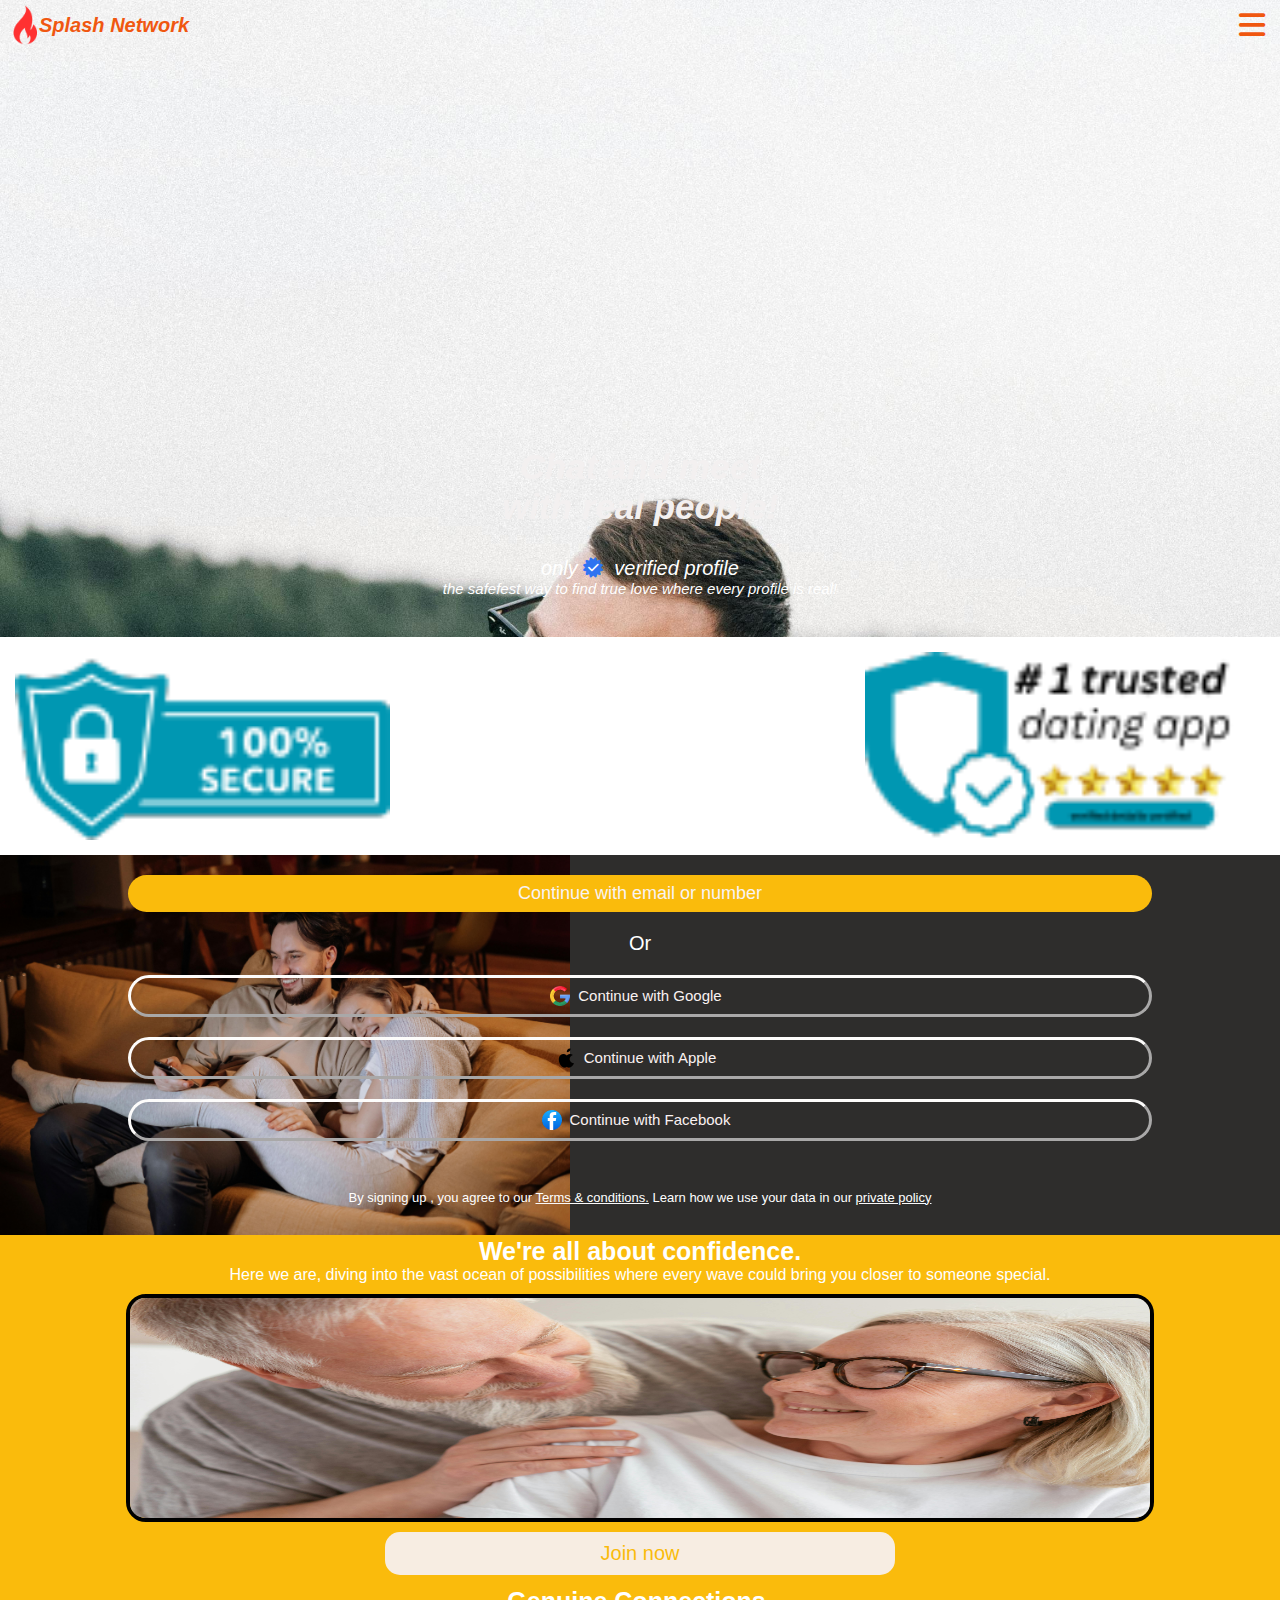
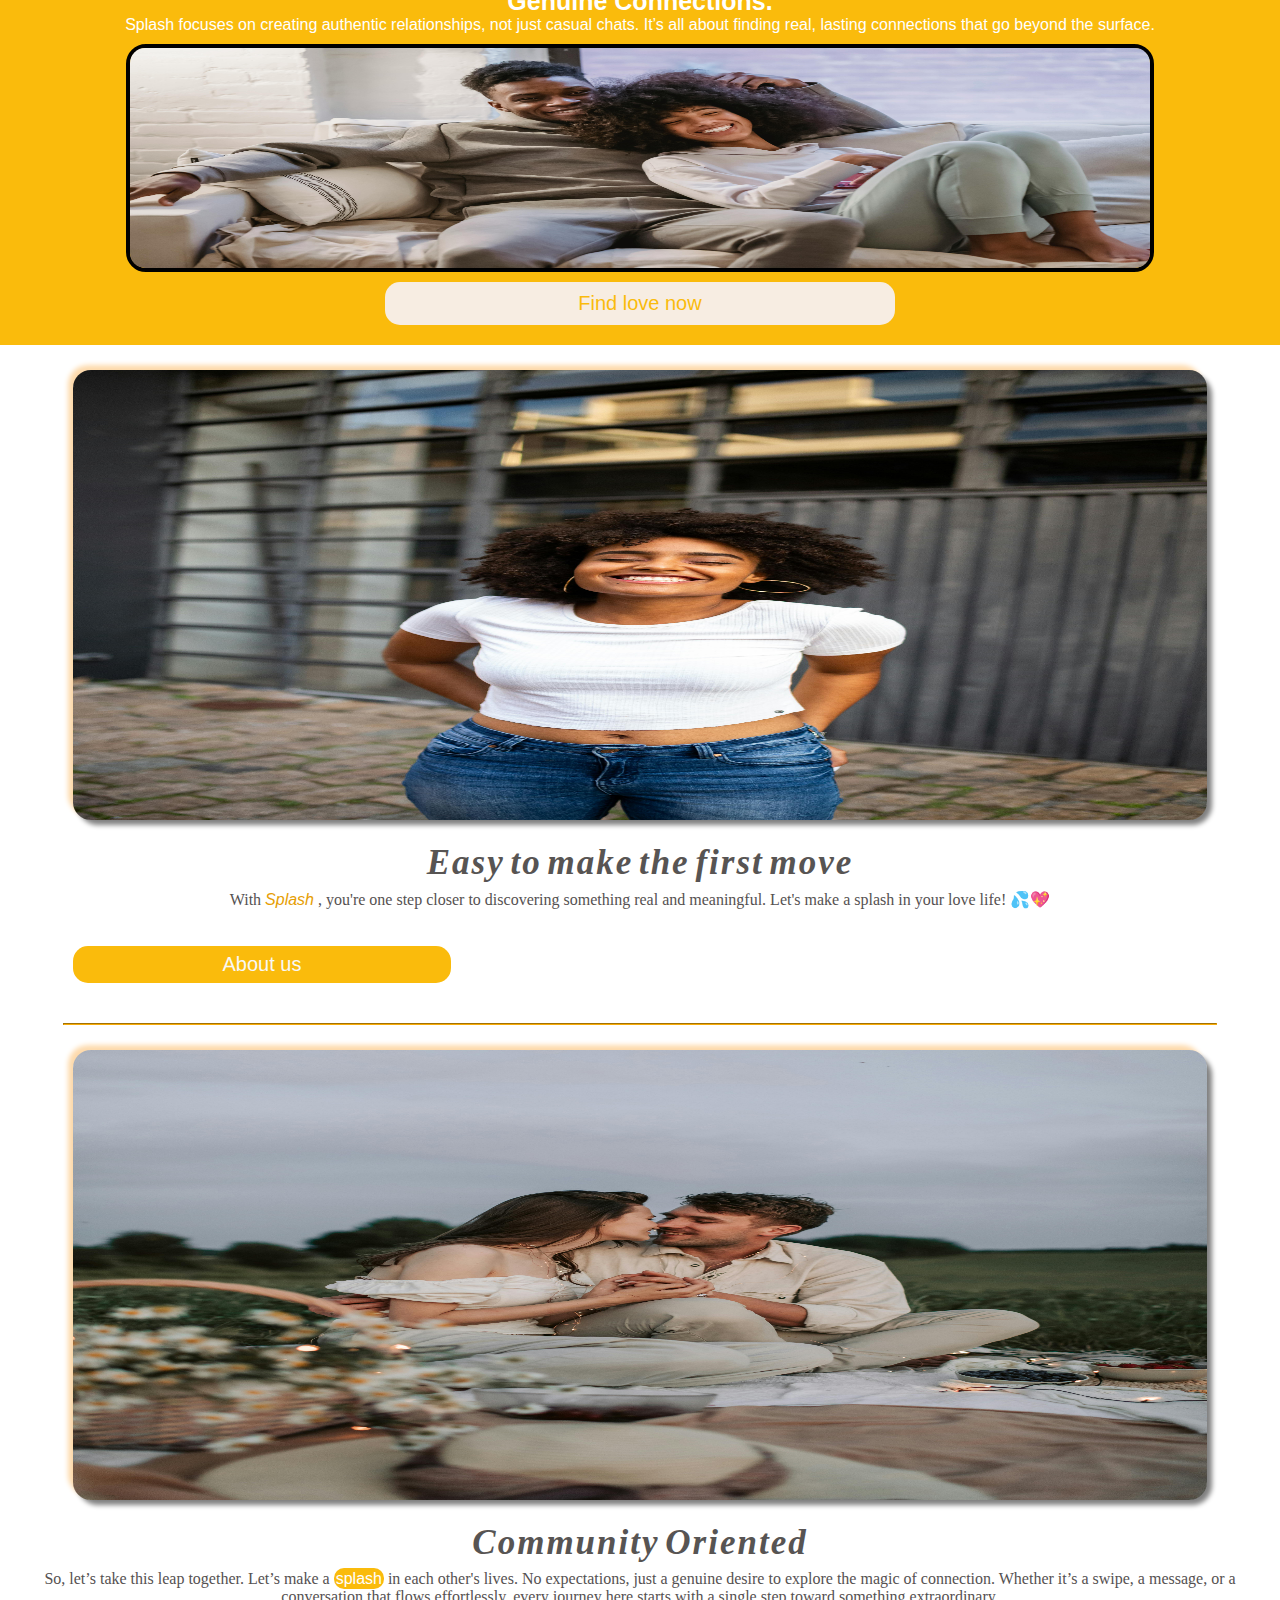
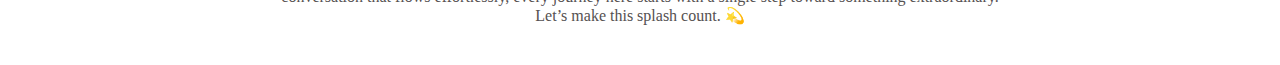
<file: index.html>
<!DOCTYPE html>
<html lang="en">
<head>
    <meta charset="UTF-8">
    <meta name="viewport" content="width=\, initial-scale=1.0">
    <title>dating side</title>
    <link rel="stylesheet" href="./style.css">
    <link rel="stylesheet" href="https://cdnjs.cloudflare.com/ajax/libs/font-awesome/6.7.1/css/all.min.css">
</head>
<body>
    <main>
    <header >
        <nav class="firstnav">
            <a href="./userlistpage.html"><img src="./logo1.png" alt="logo"><h1>Splash Network</h1></a>
             <label class="logindiv" for="login"><a href="./personalprofile.html"><i class="fa-solid fa-bars"></i></a></label>
             <input type="checkbox" id="login">
        </nav>
      <div class="backgroundimagediv">
        <div class="slideimage" id="firstheader"></div>
        <div class="slideimage" id="secondheader"></div>
        <div class="slideimage" id="thirdheader"></div>
        <div class="slideimage" id="fouthheader"></div>   
        <div class="slideimage" id="fiveheader"></div> 
      </div>  
    <div class="pagemaintro">
        <div class="titlemessagediv">
            <h1 class="titlemessage">Chat and meet</h1>
        <h1 class="titlemessage">with real people!</h1>
        </div>
        
        <p>only <span><i class="fa-solid fa-certificate"></i><i class="fa-solid fa-check"></i></span>verified profile</p>
        <p id="messagesafe">the safefest way to find true love where every profile is real!</p>
    </div>

</header>
<div class="securesite">
<img src="./secure.png" alt="secure barge"> 
<img src="./trusteddatingsite.png" alt="trusted by many barge">     
</div>
<div class="bottondiv">
    <button class="buttonemail">Continue with email or number</button>
    <span id="ordiv">Or</span>
    <a href="https://accounts.google.com/v3/signin/identifier?authuser=0&continue=https%3A%2F%2Fmail.google.com%2Fmail%2F&ec=GAlAFw&hl=en&service=mail&flowName=GlifWebSignIn&flowEntry=AddSession&dsh=S-2078642283%3A1732423566389904&ddm=1"><button class="buttonone together"><img src="./Add a subheading (1).png" alt="">Continue with Google</button></a>
    <a href="https://www.icloud.com/"><button class="buttontwo together"><img src="./Add a subheading (2).png" alt="">Continue with Apple </button></a>
    <a href="https://www.facebook.com/"><button class="buttonthree together"><img src="./Add a subheading (3).png" alt="">Continue with Facebook</button></a>
    <p>By signing up , you agree to our <u>Terms & conditions.</u> Learn how we use your data in our <u>private policy</u></p>
</div>
<section class="firstdetailsection">
    <div class="detailsdiv">
        <h1>We're all about confidence.</h1>
        <p>Here we are, diving into the vast ocean of possibilities where every wave could bring you closer to someone special.</p>
        <div class="picturedive">
            <img src="./pexels-mikhail-nilov-8317680.jpg" alt="picture of couple who found love">
            
        </div>
        <div class="joinnowfirstbutton">
            <button>Join now</button>
        </div>
    </div>
    <div class="detailsdiv">
        <h1>Genuine Connections.</h1>
        <p>Splash focuses on creating authentic relationships, not just casual chats. It’s all about finding real, lasting connections that go beyond the surface.</p>
        <div class="picturedive">
            <img src="./pexels-andres-ayrton-6579051.jpg" alt="picture of couple who found love">
            
        </div>
        <div class="joinnowfirstbutton">
            <button>Find love now</button>
        </div>
    </div>
    
</section>
<section class="seconddetailsection">
    <div class="secondimagediv">
        <img src="./pexels-jorge-fakhouri-filho-861811-2701660.jpg" alt="beautiful single lady pics">
    </div>
    <h1>Easy to make the first move</h1>
  <p>With <span id="splashword">Splash</span> , you're one step closer to discovering something real and meaningful. Let's make a splash in your love life! 💦💖</p>
<div class="secondsectionbutton">
    <button>About us</button>
</div>
</section>
<hr style="width: 90%; margin: auto; border-color: rgb(248, 172, 7);">
<section class="seconddetailsection">
    <div class="secondimagediv">
        <img src="./pexels-vlada-karpovich-4873584.jpg" alt="beautiful single lady pics">
    </div>
    <h1> Community Oriented</h1>
  <p>So, let’s take this leap together. Let’s make a <mark>splash</mark> in each other's lives. No expectations, just a genuine desire to explore the magic of connection. Whether it’s a swipe, a message, or a conversation that flows effortlessly, every journey here starts with a single step toward something extraordinary.</p>
  <p>Let’s make this splash count. 💫</p>

</section>
<section class="sectiondetialsthree">
    <div class="slidereviewshow">
    <ul class="successstorydiv">
        <li>
love man
        </li>
        <li>
            love man
                    </li>
                    <li>
                        love man
                                </li>
                                <li>
                                    love man
                                            </li>
                                            
        <li>
love man
        </li>
        <li>
            love man
                    </li>
                    <li>
                        love man
                                </li>
                                <li>
                                    love man
                                            </li>
                                            <li>
                                                love man
                                                        </li>
                                                        <li>
                                                            love man
                                                                    </li>

    </ul>
</div>
</section>

    </main>
    <script src="./script.js"></script>
</body>
</html>
</file>
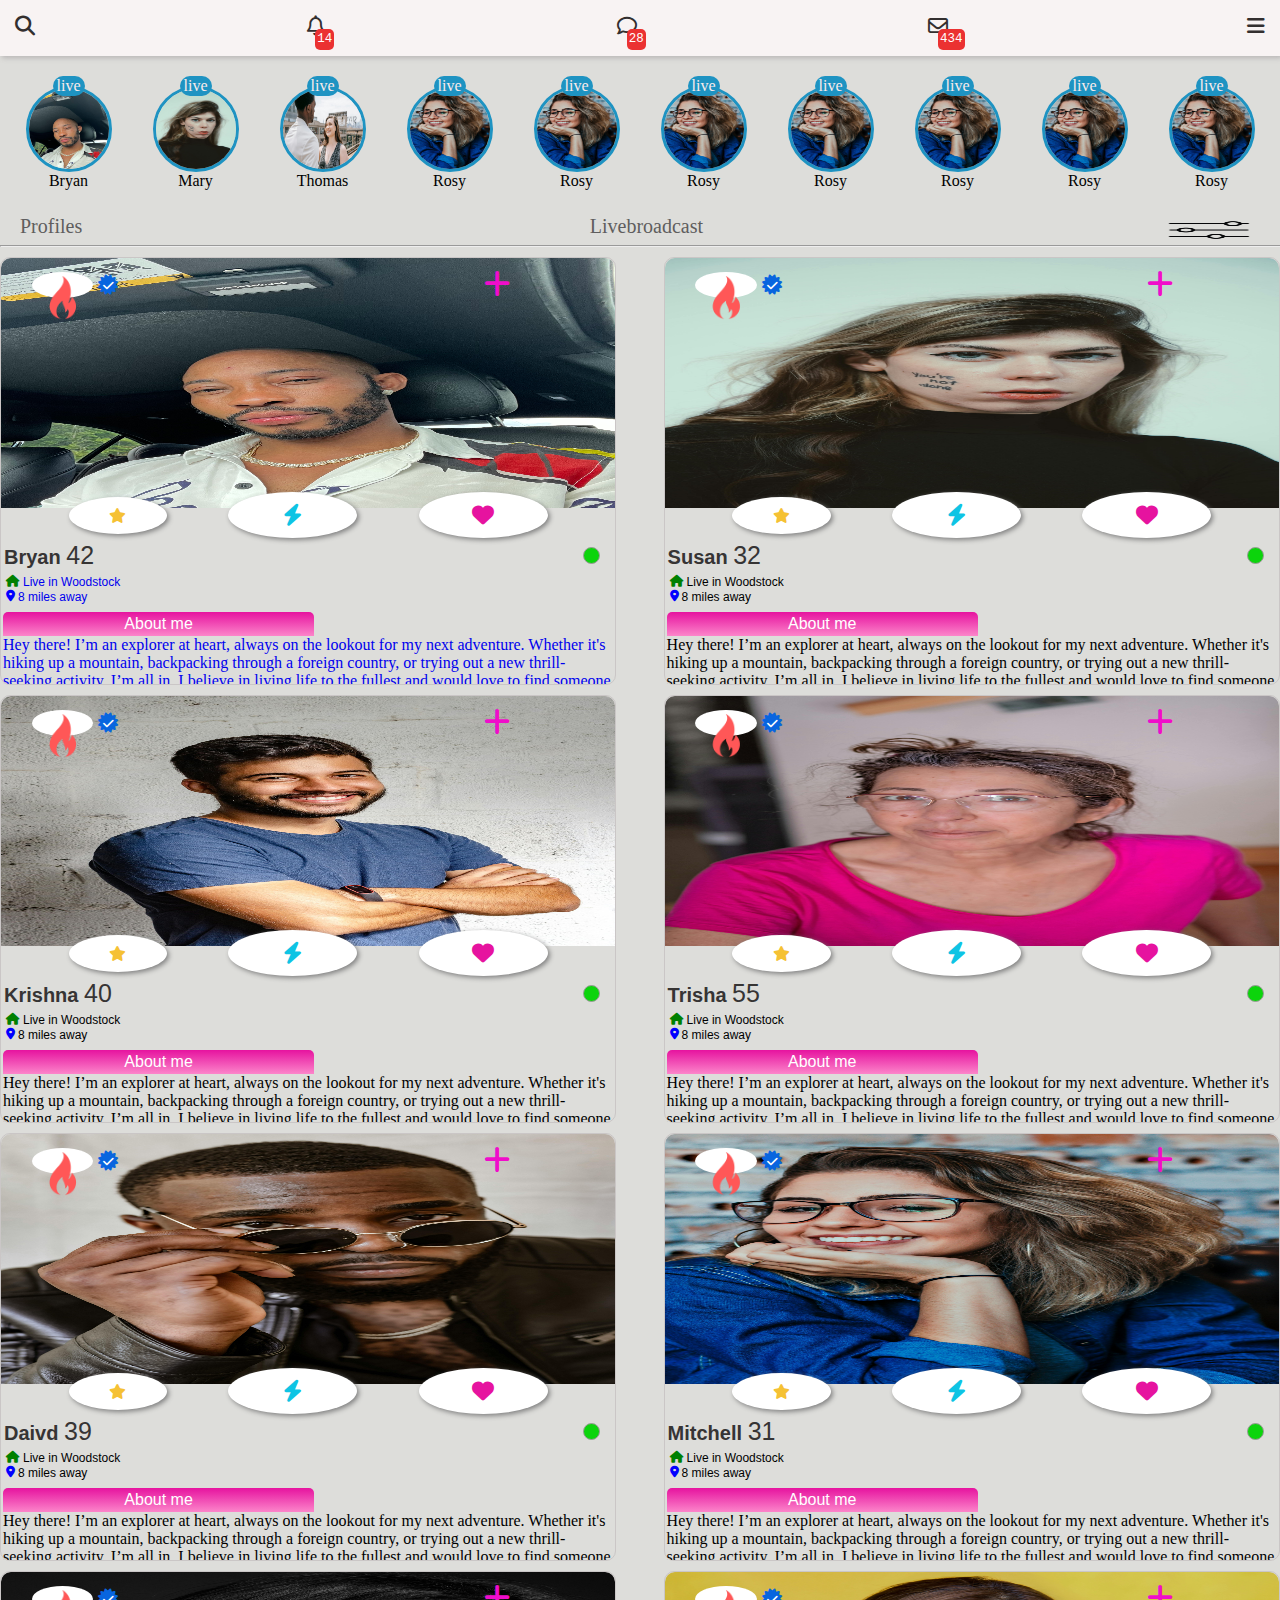
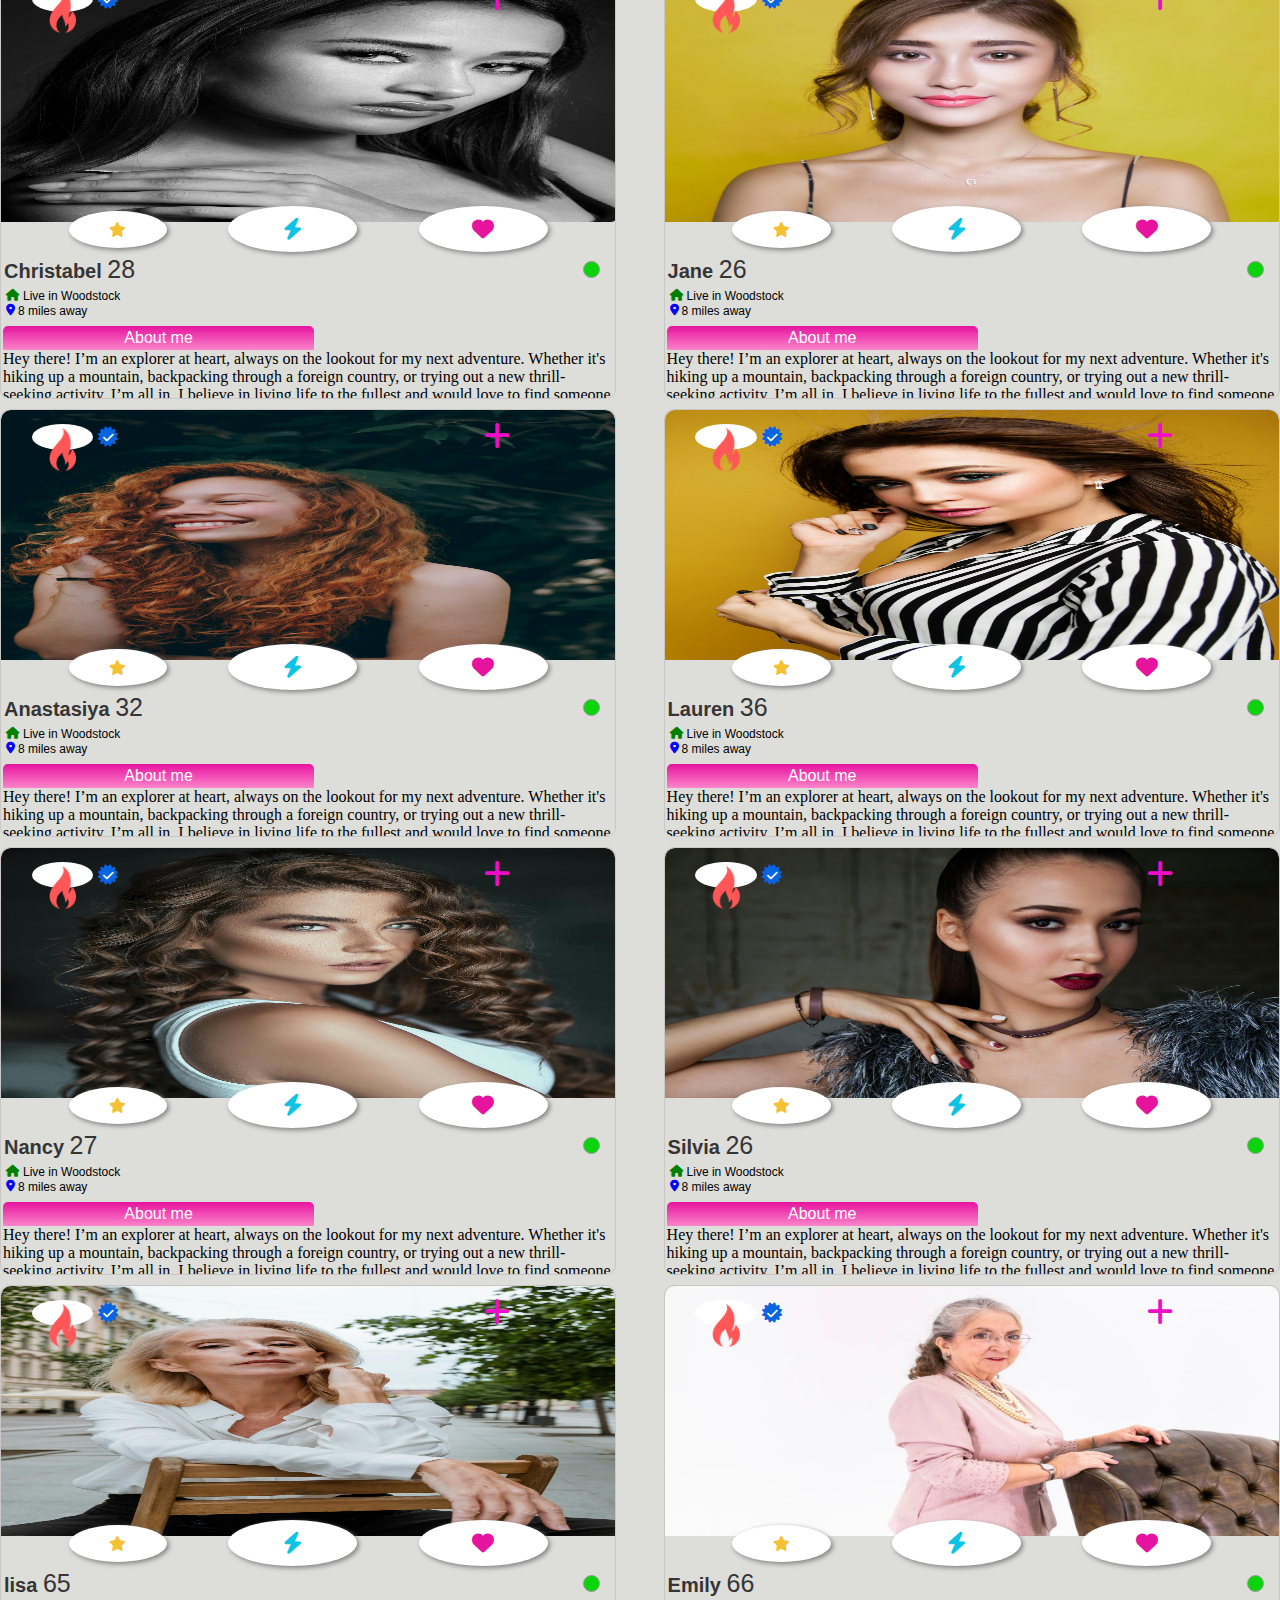
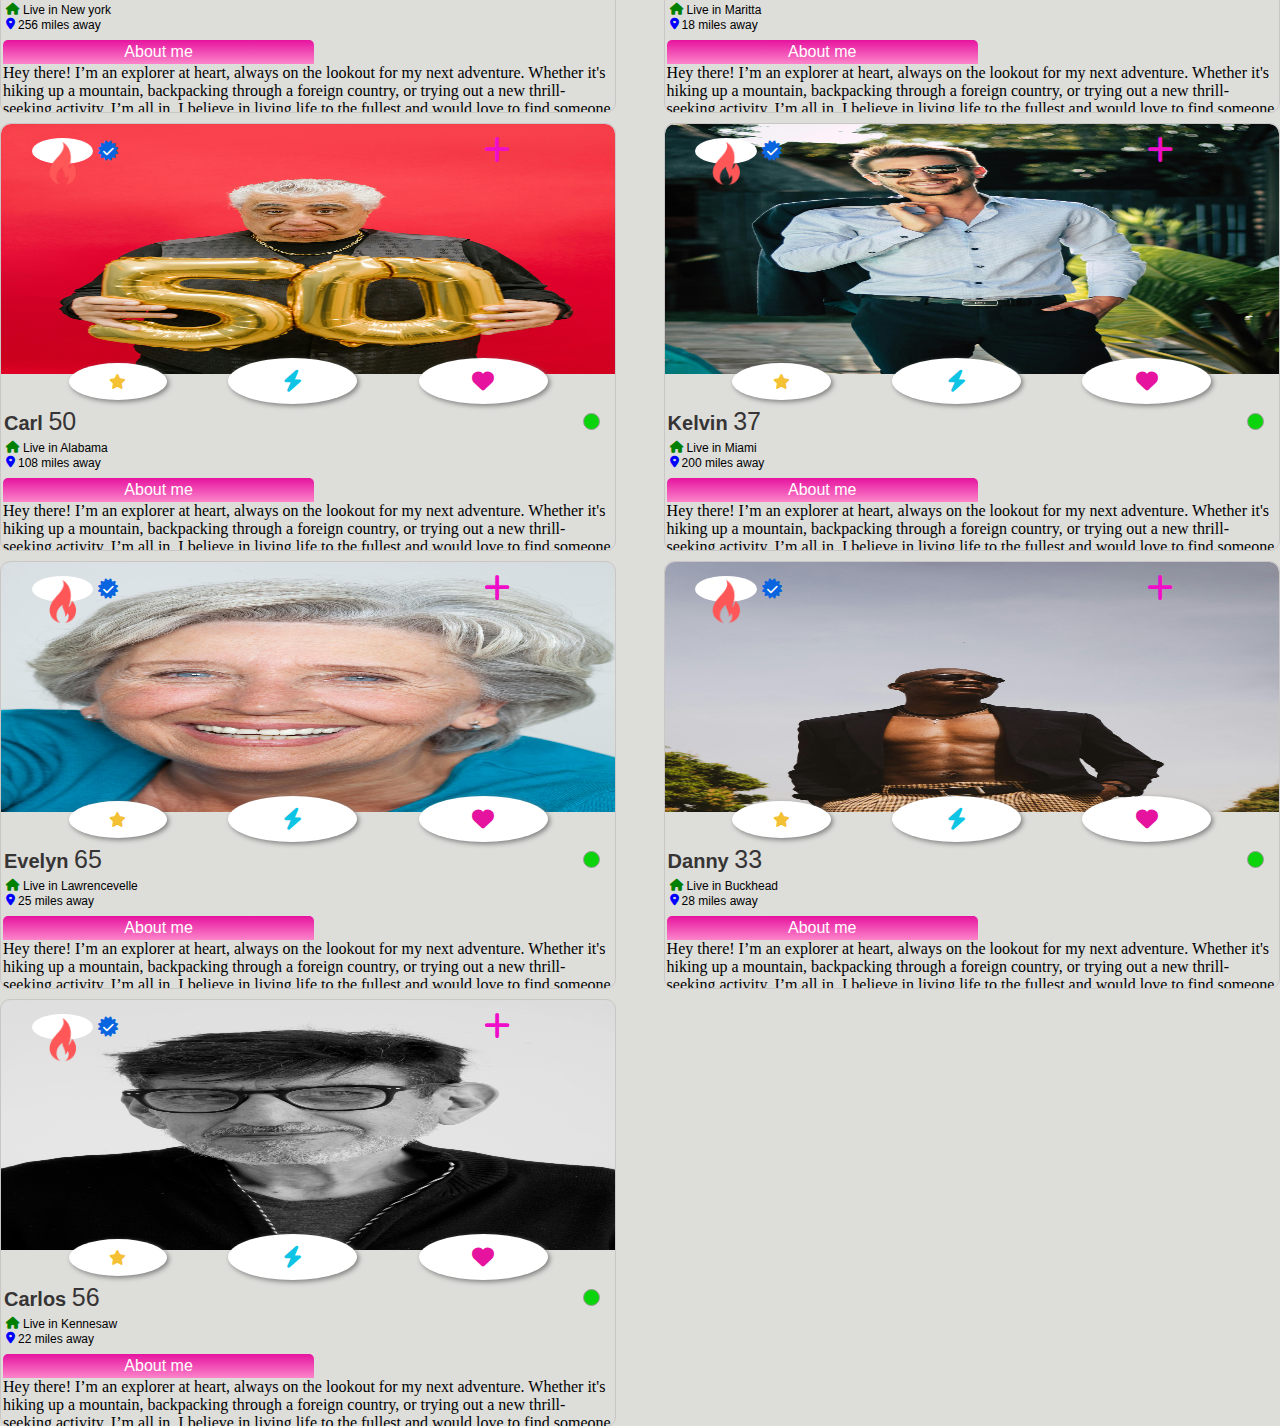
<file: userlistpage.html>
<!DOCTYPE html>
<html lang="en">
<head>
    <meta charset="UTF-8">
    <meta name="viewport" content="width=device-width, initial-scale=1.0">
    <title>Document</title>
    <link rel="stylesheet" href="./userlistpage.css">
    <link rel="stylesheet" href="https://cdnjs.cloudflare.com/ajax/libs/font-awesome/6.7.1/css/all.min.css">
</head>
<main>
    <nav class="firstnavbar">
        <div class="navfirstdiv">
            <a href="./index.html"><i class="fa-solid fa-magnifying-glass"></i></a>
            <a href="./index.html"><i class="fa-regular fa-bell"></i><span class="numbernotice"><sub id="notificationbell">14</sub></span></a>
            <a href=""><i class="fa-regular fa-comment"></i><span class="numbernotice"><sub id="chatmessage">28</sub></span></a>
            <a href=""><i class="fa-regular fa-envelope"></i><span class="numbernotice"><sub id="messagetag">434</sub></span></a>
            <a href=""><i class="fa-solid fa-bars"></i></a>
        </div>
    </nav>
    <header class="firstuserheader">
        <ul class="onunderlist">
            <li class="listuserface ">
                <p class="liveinfo " >live</p>
                <div class="userimage live">
                    <a href="./userprofile.html"><img src="./mypicbuddy.jpeg" alt="./"></a>
                </div>
                <p >Bryan</p>
            </li>
            <li class="listuserface ">
                <p class="liveinfo">live</p>
                <div class="userimage live">
                    <img src="./pexels-anh-nguyen-517648218-29504314.jpg" alt="">
                </div>
                <p>Mary</p>
            </li>
            <li class="listuserface">
                <p class="liveinfo">live</p>
                <div class="userimage">
                    <img src="./pexels-liliana-drew-8555048.jpg" alt="">
                </div>
                <p>Thomas</p>
            </li>
            <li class="listuserface">
                <p  class="liveinfo">live</p>
                <div class="userimage">
                    <img src="./pexels-vinicius-wiesehofer-289347-1130626.jpg" alt="">
                </div>
                <p>Rosy</p>
            </li>
            <li class="listuserface">
                <p  class="liveinfo">live</p>
                <div class="userimage">
                    <img src="./pexels-vinicius-wiesehofer-289347-1130626.jpg" alt="">
                </div>
                <p>Rosy</p>
            </li>
            <li class="listuserface">
                <p  class="liveinfo">live</p>
                <div class="userimage">
                    <img src="./pexels-vinicius-wiesehofer-289347-1130626.jpg" alt="">
                </div>
                <p>Rosy</p>
            </li>
            <li class="listuserface">
                <p  class="liveinfo">live</p>
                <div class="userimage">
                    <img src="./pexels-vinicius-wiesehofer-289347-1130626.jpg" alt="">
                </div>
                <p>Rosy</p>
            </li>
            <li class="listuserface">
                <p  class="liveinfo">live</p>
                <div class="userimage">
                    <img src="./pexels-vinicius-wiesehofer-289347-1130626.jpg" alt="">
                </div>
                <p>Rosy</p>
            </li>
            <li class="listuserface">
                <p  class="liveinfo">live</p>
                <div class="userimage">
                    <img src="./pexels-vinicius-wiesehofer-289347-1130626.jpg" alt="">
                </div>
                <p>Rosy</p>
            </li>
            <li class="listuserface">
                <p  class="liveinfo">live</p>
                <div class="userimage">
                    <img src="./pexels-vinicius-wiesehofer-289347-1130626.jpg" alt="">
                </div>
                <p>Rosy</p>
            </li> 
        </ul>
    </header>
    <div class="profilesandlive">
        <label for="profilelive">Profiles</label>
        <input type="radio" name="inputtogther" id="profilelive">
        <label for="livebroadcast">Livebroadcast</label>
        <input type="radio" name="inputtogther" id="livebroadcast">
      <div class="moresearchimage"><img src="./mana (4).png" alt=""></div>
    </div>
    <hr>
    <div class="mainuserdiv">
        <ol>
        
            <li>
                <a href="./userprofile.html">
                <div id="detialsimagedivone">
                    <div class="firstverifiedprofile">
                        <div class="verifydivflex">
                            <div class="logoimagediv">
                                <img src="./logo3.png" alt="">
                            </div>
                            <div class="mainverifysign">
                                <i class="fa-solid fa-certificate"><i class="fa-solid fa-check"></i></i> 
                            </div>
                        </div>
                        <div class="addinguserdiv">
                            <i class="fa-solid fa-plus"></i>
                        </div>
                    
                    </div>
                    <div class="userimageprofiledisplay">
                        <img class="thisimage" src="./mypicbuddy.jpeg" alt="">
                    </div>
                    
                    <div class="like-icon">
                        <div class="lovelikedive">
                            <i class="fa-solid fa-star"></i>
                        
                        </div>
                        <div class="lovelikedivetwo">
                            
                            <i class="fa-solid fa-bolt"></i>
                        
                        </div>
                        <div class="lovelikedivethree">
                            <i class="fa-solid fa-heart"></i>
                        </div>

                    </div>
                </div>
                <div class="compeleuserinfo">
                    <div class="userinformation">
                        <div class="userageandliveindicator">
                            <h1>Bryan <span id="userinfoage">42</span></h1>
                            <p><span id="liveindicator"></span></p>
                        </div>
                        
                        <p><i class="fa-solid fa-house"></i><span>Live in Woodstock</span></p>
                        <p><i class="fa-solid fa-location-dot"></i><span>8 miles away</span></p>
                        
                    </div>
                    <div class="detialsaboutme">
                        <h4 class="aboutmetitle">About me</h4>
                        <p>Hey there! I’m an explorer at heart, always on the lookout for my next adventure. Whether it's hiking up a mountain, backpacking through a foreign country, or trying out a new thrill-seeking activity, I’m all in. I believe in living life to the fullest and would love to find someone who shares my love for the great outdoors and new experiences. Bonus points if you're into spontaneous road trips and trying new foods!"</p>
    
                    </div>
                </div>
              
            </a>
            </li>
            <li>
                <div id="detialsimagedivone">
                    <div class="firstverifiedprofile">
                        <div class="verifydivflex">
                            <div class="logoimagediv">
                                <img src="./logo3.png" alt="">
                            </div>
                            <div class="mainverifysign">
                                <i class="fa-solid fa-certificate"><i class="fa-solid fa-check"></i></i> 
                            </div>
                        </div>
                        <div class="addinguserdiv">
                            <i class="fa-solid fa-plus"></i>
                        </div>
                    
                    </div>
                    <div class="userimageprofiledisplay">
                        <img class="thisimage" src="./pexels-anh-nguyen-517648218-29504314.jpg" alt="">
                    </div>
                    
                    <div class="like-icon">
                        <div class="lovelikedive">
                            <i class="fa-solid fa-star"></i>
                        
                        </div>
                        <div class="lovelikedivetwo">
                            
                            <i class="fa-solid fa-bolt"></i>
                        
                        </div>
                        <div class="lovelikedivethree">
                            <i class="fa-solid fa-heart"></i>
                        </div>

                    </div>
                </div>
                <div class="compeleuserinfo">
                    <div class="userinformation">
                        <div class="userageandliveindicator">
                            <h1>Susan <span id="userinfoage">32</span></h1>
                            <p><span id="liveindicator"></span></p>
                        </div>
                        
                        <p><i class="fa-solid fa-house"></i><span>Live in Woodstock</span></p>
                        <p><i class="fa-solid fa-location-dot"></i><span>8 miles away</span></p>
                        
                    </div>
                    <div class="detialsaboutme">
                        <h4 class="aboutmetitle">About me</h4>
                        <p>Hey there! I’m an explorer at heart, always on the lookout for my next adventure. Whether it's hiking up a mountain, backpacking through a foreign country, or trying out a new thrill-seeking activity, I’m all in. I believe in living life to the fullest and would love to find someone who shares my love for the great outdoors and new experiences. Bonus points if you're into spontaneous road trips and trying new foods!"</p>
    
                    </div>
                </div>
              

            </li>
            <li>
                <div id="detialsimagedivone">
                    <div class="firstverifiedprofile">
                        <div class="verifydivflex">
                            <div class="logoimagediv">
                                <img src="./logo3.png" alt="">
                            </div>
                            <div class="mainverifysign">
                                <i class="fa-solid fa-certificate"><i class="fa-solid fa-check"></i></i> 
                            </div>
                        </div>
                        <div class="addinguserdiv">
                            <i class="fa-solid fa-plus"></i>
                        </div>
                    
                    </div>
                    <div class="userimageprofiledisplay">
                        <img class="thisimage" src="./pexels-italo-melo-881954-2379004.jpg" alt="">
                    </div>
                    
                    <div class="like-icon">
                        <div class="lovelikedive">
                            <i class="fa-solid fa-star"></i>
                        
                        </div>
                        <div class="lovelikedivetwo">
                            
                            <i class="fa-solid fa-bolt"></i>
                        
                        </div>
                        <div class="lovelikedivethree">
                            <i class="fa-solid fa-heart"></i>
                        </div>

                    </div>
                </div>
                <div class="compeleuserinfo">
                    <div class="userinformation">
                        <div class="userageandliveindicator">
                            <h1>Krishna <span id="userinfoage">40</span></h1>
                            <p><span id="liveindicator"></span></p>
                        </div>
                        
                        <p><i class="fa-solid fa-house"></i><span>Live in Woodstock</span></p>
                        <p><i class="fa-solid fa-location-dot"></i><span>8 miles away</span></p>
                        
                    </div>
                    <div class="detialsaboutme">
                        <h4 class="aboutmetitle">About me</h4>
                        <p>Hey there! I’m an explorer at heart, always on the lookout for my next adventure. Whether it's hiking up a mountain, backpacking through a foreign country, or trying out a new thrill-seeking activity, I’m all in. I believe in living life to the fullest and would love to find someone who shares my love for the great outdoors and new experiences. Bonus points if you're into spontaneous road trips and trying new foods!"</p>
    
                    </div>
                </div>
              

            </li>
            <li>
                <div id="detialsimagedivone">
                    <div class="firstverifiedprofile">
                        <div class="verifydivflex">
                            <div class="logoimagediv">
                                <img src="./logo3.png" alt="">
                            </div>
                            <div class="mainverifysign">
                                <i class="fa-solid fa-certificate"><i class="fa-solid fa-check"></i></i> 
                            </div>
                        </div>
                        <div class="addinguserdiv">
                            <i class="fa-solid fa-plus"></i>
                        </div>
                    
                    </div>
                    <div class="userimageprofiledisplay">
                        <img class="thisimage" src="./pexels-izafi-29446172.jpg" alt="">
                    </div>
                    
                    <div class="like-icon">
                        <div class="lovelikedive">
                            <i class="fa-solid fa-star"></i>
                        
                        </div>
                        <div class="lovelikedivetwo">
                            
                            <i class="fa-solid fa-bolt"></i>
                        
                        </div>
                        <div class="lovelikedivethree">
                            <i class="fa-solid fa-heart"></i>
                        </div>

                    </div>
                </div>
                <div class="compeleuserinfo">
                    <div class="userinformation">
                        <div class="userageandliveindicator">
                            <h1>Trisha  <span id="userinfoage">55</span></h1>
                            <p><span id="liveindicator"></span></p>
                        </div>
                        
                        <p><i class="fa-solid fa-house"></i><span>Live in Woodstock</span></p>
                        <p><i class="fa-solid fa-location-dot"></i><span>8 miles away</span></p>
                        
                    </div>
                    <div class="detialsaboutme">
                        <h4 class="aboutmetitle">About me</h4>
                        <p>Hey there! I’m an explorer at heart, always on the lookout for my next adventure. Whether it's hiking up a mountain, backpacking through a foreign country, or trying out a new thrill-seeking activity, I’m all in. I believe in living life to the fullest and would love to find someone who shares my love for the great outdoors and new experiences. Bonus points if you're into spontaneous road trips and trying new foods!"</p>
    
                    </div>
                </div>
              

            </li>
            <li>
                <div id="detialsimagedivone">
                    <div class="firstverifiedprofile">
                        <div class="verifydivflex">
                            <div class="logoimagediv">
                                <img src="./logo3.png" alt="">
                            </div>
                            <div class="mainverifysign">
                                <i class="fa-solid fa-certificate"><i class="fa-solid fa-check"></i></i> 
                            </div>
                        </div>
                        <div class="addinguserdiv">
                            <i class="fa-solid fa-plus"></i>
                        </div>
                    
                    </div>
                    <div class="userimageprofiledisplay">
                        <img class="thisimage" src="./pexels-pnw-prod-8377494.jpg" alt="">
                    </div>
                    
                    <div class="like-icon">
                        <div class="lovelikedive">
                            <i class="fa-solid fa-star"></i>
                        
                        </div>
                        <div class="lovelikedivetwo">
                            
                            <i class="fa-solid fa-bolt"></i>
                        
                        </div>
                        <div class="lovelikedivethree">
                            <i class="fa-solid fa-heart"></i>
                        </div>

                    </div>
                </div>
                <div class="compeleuserinfo">
                    <div class="userinformation">
                        <div class="userageandliveindicator">
                            <h1>Daivd <span id="userinfoage">39</span></h1>
                            <p><span id="liveindicator"></span></p>
                        </div>
                        
                        <p><i class="fa-solid fa-house"></i><span>Live in Woodstock</span></p>
                        <p><i class="fa-solid fa-location-dot"></i><span>8 miles away</span></p>
                        
                    </div>
                    <div class="detialsaboutme">
                        <h4 class="aboutmetitle">About me</h4>
                        <p>Hey there! I’m an explorer at heart, always on the lookout for my next adventure. Whether it's hiking up a mountain, backpacking through a foreign country, or trying out a new thrill-seeking activity, I’m all in. I believe in living life to the fullest and would love to find someone who shares my love for the great outdoors and new experiences. Bonus points if you're into spontaneous road trips and trying new foods!"</p>
    
                    </div>
                </div>
              

            </li>
            <li>
                <div id="detialsimagedivone">
                    <div class="firstverifiedprofile">
                        <div class="verifydivflex">
                            <div class="logoimagediv">
                                <img src="./logo3.png" alt="">
                            </div>
                            <div class="mainverifysign">
                                <i class="fa-solid fa-certificate"><i class="fa-solid fa-check"></i></i> 
                            </div>
                        </div>
                        <div class="addinguserdiv">
                            <i class="fa-solid fa-plus"></i>
                        </div>
                    
                    </div>
                    <div class="userimageprofiledisplay">
                        <img class="thisimage" src="./pexels-vinicius-wiesehofer-289347-1130626.jpg" alt="">
                    </div>
                    
                    <div class="like-icon">
                        <div class="lovelikedive">
                            <i class="fa-solid fa-star"></i>
                        
                        </div>
                        <div class="lovelikedivetwo">
                            
                            <i class="fa-solid fa-bolt"></i>
                        
                        </div>
                        <div class="lovelikedivethree">
                            <i class="fa-solid fa-heart"></i>
                        </div>

                    </div>
                </div>
                <div class="compeleuserinfo">
                    <div class="userinformation">
                        <div class="userageandliveindicator">
                            <h1>Mitchell <span id="userinfoage">31</span></h1>
                            <p><span id="liveindicator"></span></p>
                        </div>
                        
                        <p><i class="fa-solid fa-house"></i><span>Live in Woodstock</span></p>
                        <p><i class="fa-solid fa-location-dot"></i><span>8 miles away</span></p>
                        
                    </div>
                    <div class="detialsaboutme">
                        <h4 class="aboutmetitle">About me</h4>
                        <p>Hey there! I’m an explorer at heart, always on the lookout for my next adventure. Whether it's hiking up a mountain, backpacking through a foreign country, or trying out a new thrill-seeking activity, I’m all in. I believe in living life to the fullest and would love to find someone who shares my love for the great outdoors and new experiences. Bonus points if you're into spontaneous road trips and trying new foods!"</p>
    
                    </div>
                </div>
              

            </li>
            <li>
                <div id="detialsimagedivone">
                    <div class="firstverifiedprofile">
                        <div class="verifydivflex">
                            <div class="logoimagediv">
                                <img src="./logo3.png" alt="">
                            </div>
                            <div class="mainverifysign">
                                <i class="fa-solid fa-certificate"><i class="fa-solid fa-check"></i></i> 
                            </div>
                        </div>
                        <div class="addinguserdiv">
                            <i class="fa-solid fa-plus"></i>
                        </div>
                    
                    </div>
                    <div class="userimageprofiledisplay">
                        <img class="thisimage" src="./pexels-manuel-cortes-1673453403-29492195.jpg" alt="">
                    </div>
                    
                    <div class="like-icon">
                        <div class="lovelikedive">
                            <i class="fa-solid fa-star"></i>
                        
                        </div>
                        <div class="lovelikedivetwo">
                            
                            <i class="fa-solid fa-bolt"></i>
                        
                        </div>
                        <div class="lovelikedivethree">
                            <i class="fa-solid fa-heart"></i>
                        </div>

                    </div>
                </div>
                <div class="compeleuserinfo">
                    <div class="userinformation">
                        <div class="userageandliveindicator">
                            <h1>Christabel <span id="userinfoage">28</span></h1>
                            <p><span id="liveindicator"></span></p>
                        </div>
                        
                        <p><i class="fa-solid fa-house"></i><span>Live in Woodstock</span></p>
                        <p><i class="fa-solid fa-location-dot"></i><span>8 miles away</span></p>
                        
                    </div>
                    <div class="detialsaboutme">
                        <h4 class="aboutmetitle">About me</h4>
                        <p>Hey there! I’m an explorer at heart, always on the lookout for my next adventure. Whether it's hiking up a mountain, backpacking through a foreign country, or trying out a new thrill-seeking activity, I’m all in. I believe in living life to the fullest and would love to find someone who shares my love for the great outdoors and new experiences. Bonus points if you're into spontaneous road trips and trying new foods!"</p>
    
                    </div>
                </div>
              

            </li>
            <li>
                <div id="detialsimagedivone">
                    <div class="firstverifiedprofile">
                        <div class="verifydivflex">
                            <div class="logoimagediv">
                                <img src="./logo3.png" alt="">
                            </div>
                            <div class="mainverifysign">
                                <i class="fa-solid fa-certificate"><i class="fa-solid fa-check"></i></i> 
                            </div>
                        </div>
                        <div class="addinguserdiv">
                            <i class="fa-solid fa-plus"></i>
                        </div>
                    
                    </div>
                    <div class="userimageprofiledisplay">
                        <img class="thisimage" src="./pexels-pixabay-415829.jpg" alt="">
                    </div>
                    
                    <div class="like-icon">
                        <div class="lovelikedive">
                            <i class="fa-solid fa-star"></i>
                        
                        </div>
                        <div class="lovelikedivetwo">
                            
                            <i class="fa-solid fa-bolt"></i>
                        
                        </div>
                        <div class="lovelikedivethree">
                            <i class="fa-solid fa-heart"></i>
                        </div>

                    </div>
                </div>
                <div class="compeleuserinfo">
                    <div class="userinformation">
                        <div class="userageandliveindicator">
                            <h1>Jane <span id="userinfoage">26</span></h1>
                            <p><span id="liveindicator"></span></p>
                        </div>
                        
                        <p><i class="fa-solid fa-house"></i><span>Live in Woodstock</span></p>
                        <p><i class="fa-solid fa-location-dot"></i><span>8 miles away</span></p>
                        
                    </div>
                    <div class="detialsaboutme">
                        <h4 class="aboutmetitle">About me</h4>
                        <p>Hey there! I’m an explorer at heart, always on the lookout for my next adventure. Whether it's hiking up a mountain, backpacking through a foreign country, or trying out a new thrill-seeking activity, I’m all in. I believe in living life to the fullest and would love to find someone who shares my love for the great outdoors and new experiences. Bonus points if you're into spontaneous road trips and trying new foods!"</p>
    
                    </div>
                </div>
              

            </li>
            <li>
                <div id="detialsimagedivone">
                    <div class="firstverifiedprofile">
                        <div class="verifydivflex">
                            <div class="logoimagediv">
                                <img src="./logo3.png" alt="">
                            </div>
                            <div class="mainverifysign">
                                <i class="fa-solid fa-certificate"><i class="fa-solid fa-check"></i></i> 
                            </div>
                        </div>
                        <div class="addinguserdiv">
                            <i class="fa-solid fa-plus"></i>
                        </div>
                    
                    </div>
                    <div class="userimageprofiledisplay">
                        <img class="thisimage" src="./pexels-tomaz-barcellos-999425-1987301.jpg" alt="">
                    </div>
                    
                    <div class="like-icon">
                        <div class="lovelikedive">
                            <i class="fa-solid fa-star"></i>
                        
                        </div>
                        <div class="lovelikedivetwo">
                            
                            <i class="fa-solid fa-bolt"></i>
                        
                        </div>
                        <div class="lovelikedivethree">
                            <i class="fa-solid fa-heart"></i>
                        </div>

                    </div>
                </div>
                <div class="compeleuserinfo">
                    <div class="userinformation">
                        <div class="userageandliveindicator">
                            <h1>Anastasiya <span id="userinfoage">32</span></h1>
                            <p><span id="liveindicator"></span></p>
                        </div>
                        
                        <p><i class="fa-solid fa-house"></i><span>Live in Woodstock</span></p>
                        <p><i class="fa-solid fa-location-dot"></i><span>8 miles away</span></p>
                        
                    </div>
                    <div class="detialsaboutme">
                        <h4 class="aboutmetitle">About me</h4>
                        <p>Hey there! I’m an explorer at heart, always on the lookout for my next adventure. Whether it's hiking up a mountain, backpacking through a foreign country, or trying out a new thrill-seeking activity, I’m all in. I believe in living life to the fullest and would love to find someone who shares my love for the great outdoors and new experiences. Bonus points if you're into spontaneous road trips and trying new foods!"</p>
    
                    </div>
                </div>
              

            </li>
            <li>
                <div id="detialsimagedivone">
                    <div class="firstverifiedprofile">
                        <div class="verifydivflex">
                            <div class="logoimagediv">
                                <img src="./logo3.png" alt="">
                            </div>
                            <div class="mainverifysign">
                                <i class="fa-solid fa-certificate"><i class="fa-solid fa-check"></i></i> 
                            </div>
                        </div>
                        <div class="addinguserdiv">
                            <i class="fa-solid fa-plus"></i>
                        </div>
                    
                    </div>
                    <div class="userimageprofiledisplay">
                        <img class="thisimage" src="pexels-anastasiya-gepp-654466-2065203.jpg" alt="">
                    </div>
                    
                    <div class="like-icon">
                        <div class="lovelikedive">
                            <i class="fa-solid fa-star"></i>
                        
                        </div>
                        <div class="lovelikedivetwo">
                            
                            <i class="fa-solid fa-bolt"></i>
                        
                        </div>
                        <div class="lovelikedivethree">
                            <i class="fa-solid fa-heart"></i>
                        </div>

                    </div>
                </div>
                <div class="compeleuserinfo">
                    <div class="userinformation">
                        <div class="userageandliveindicator">
                            <h1>Lauren <span id="userinfoage">36</span></h1>
                            <p><span id="liveindicator"></span></p>
                        </div>
                        
                        <p><i class="fa-solid fa-house"></i><span>Live in Woodstock</span></p>
                        <p><i class="fa-solid fa-location-dot"></i><span>8 miles away</span></p>
                        
                    </div>
                    <div class="detialsaboutme">
                        <h4 class="aboutmetitle">About me</h4>
                        <p>Hey there! I’m an explorer at heart, always on the lookout for my next adventure. Whether it's hiking up a mountain, backpacking through a foreign country, or trying out a new thrill-seeking activity, I’m all in. I believe in living life to the fullest and would love to find someone who shares my love for the great outdoors and new experiences. Bonus points if you're into spontaneous road trips and trying new foods!"</p>
    
                    </div>
                </div>
              

            </li>
            <li>
                <div id="detialsimagedivone">
                    <div class="firstverifiedprofile">
                        <div class="verifydivflex">
                            <div class="logoimagediv">
                                <img src="./logo3.png" alt="">
                            </div>
                            <div class="mainverifysign">
                                <i class="fa-solid fa-certificate"><i class="fa-solid fa-check"></i></i> 
                            </div>
                        </div>
                        <div class="addinguserdiv">
                            <i class="fa-solid fa-plus"></i>
                        </div>
                    
                    </div>
                    <div class="userimageprofiledisplay">
                        <img class="thisimage" src="./pexels-alipazani-2811089.jpg" alt="">
                    </div>
                    
                    <div class="like-icon">
                        <div class="lovelikedive">
                            <i class="fa-solid fa-star"></i>
                        
                        </div>
                        <div class="lovelikedivetwo">
                            
                            <i class="fa-solid fa-bolt"></i>
                        
                        </div>
                        <div class="lovelikedivethree">
                            <i class="fa-solid fa-heart"></i>
                        </div>

                    </div>
                </div>
                <div class="compeleuserinfo">
                    <div class="userinformation">
                        <div class="userageandliveindicator">
                            <h1>Nancy <span id="userinfoage">27</span></h1>
                            <p><span id="liveindicator"></span></p>
                        </div>
                        
                        <p><i class="fa-solid fa-house"></i><span>Live in Woodstock</span></p>
                        <p><i class="fa-solid fa-location-dot"></i><span>8 miles away</span></p>
                        
                    </div>
                    <div class="detialsaboutme">
                        <h4 class="aboutmetitle">About me</h4>
                        <p>Hey there! I’m an explorer at heart, always on the lookout for my next adventure. Whether it's hiking up a mountain, backpacking through a foreign country, or trying out a new thrill-seeking activity, I’m all in. I believe in living life to the fullest and would love to find someone who shares my love for the great outdoors and new experiences. Bonus points if you're into spontaneous road trips and trying new foods!"</p>
    
                    </div>
                </div>
              

            </li>
            <li>
                <div id="detialsimagedivone">
                    <div class="firstverifiedprofile">
                        <div class="verifydivflex">
                            <div class="logoimagediv">
                                <img src="./logo3.png" alt="">
                            </div>
                            <div class="mainverifysign">
                                <i class="fa-solid fa-certificate"><i class="fa-solid fa-check"></i></i> 
                            </div>
                        </div>
                        <div class="addinguserdiv">
                            <i class="fa-solid fa-plus"></i>
                        </div>
                    
                    </div>
                    <div class="userimageprofiledisplay">
                        <img class="thisimage" src="./pexels-pixabay-247287.jpg" alt="">
                    </div>
                    
                    <div class="like-icon">
                        <div class="lovelikedive">
                            <i class="fa-solid fa-star"></i>
                        
                        </div>
                        <div class="lovelikedivetwo">
                            
                            <i class="fa-solid fa-bolt"></i>
                        
                        </div>
                        <div class="lovelikedivethree">
                            <i class="fa-solid fa-heart"></i>
                        </div>

                    </div>
                </div>
                <div class="compeleuserinfo">
                    <div class="userinformation">
                        <div class="userageandliveindicator">
                            <h1>Silvia <span id="userinfoage">26</span></h1>
                            <p><span id="liveindicator"></span></p>
                        </div>
                        
                        <p><i class="fa-solid fa-house"></i><span>Live in Woodstock</span></p>
                        <p><i class="fa-solid fa-location-dot"></i><span>8 miles away</span></p>
                        
                    </div>
                    <div class="detialsaboutme">
                        <h4 class="aboutmetitle">About me</h4>
                        <p>Hey there! I’m an explorer at heart, always on the lookout for my next adventure. Whether it's hiking up a mountain, backpacking through a foreign country, or trying out a new thrill-seeking activity, I’m all in. I believe in living life to the fullest and would love to find someone who shares my love for the great outdoors and new experiences. Bonus points if you're into spontaneous road trips and trying new foods!"</p>
    
                    </div>
                </div>
              

            </li>
            <li>
                <div id="detialsimagedivone">
                    <div class="firstverifiedprofile">
                        <div class="verifydivflex">
                            <div class="logoimagediv">
                                <img src="./logo3.png" alt="">
                            </div>
                            <div class="mainverifysign">
                                <i class="fa-solid fa-certificate"><i class="fa-solid fa-check"></i></i> 
                            </div>
                        </div>
                        <div class="addinguserdiv">
                            <i class="fa-solid fa-plus"></i>
                        </div>
                    
                    </div>
                    <div class="userimageprofiledisplay">
                        <img class="thisimage" src="./pexels-cottonbro-4936360.jpg" alt="">
                    </div>
                    
                    <div class="like-icon">
                        <div class="lovelikedive">
                            <i class="fa-solid fa-star"></i>
                        
                        </div>
                        <div class="lovelikedivetwo">
                            
                            <i class="fa-solid fa-bolt"></i>
                        
                        </div>
                        <div class="lovelikedivethree">
                            <i class="fa-solid fa-heart"></i>
                        </div>

                    </div>
                </div>
                <div class="compeleuserinfo">
                    <div class="userinformation">
                        <div class="userageandliveindicator">
                            <h1>lisa <span id="userinfoage">65</span></h1>
                            <p><span id="liveindicator"></span></p>
                        </div>
                        
                        <p><i class="fa-solid fa-house"></i><span>Live in New york</span></p>
                        <p><i class="fa-solid fa-location-dot"></i><span>256 miles away</span></p>
                        
                    </div>
                    <div class="detialsaboutme">
                        <h4 class="aboutmetitle">About me</h4>
                        <p>Hey there! I’m an explorer at heart, always on the lookout for my next adventure. Whether it's hiking up a mountain, backpacking through a foreign country, or trying out a new thrill-seeking activity, I’m all in. I believe in living life to the fullest and would love to find someone who shares my love for the great outdoors and new experiences. Bonus points if you're into spontaneous road trips and trying new foods!"</p>
    
                    </div>
                </div>
            </li>
            <li>
                <div id="detialsimagedivone">
                    <div class="firstverifiedprofile">
                        <div class="verifydivflex">
                            <div class="logoimagediv">
                                <img src="./logo3.png" alt="">
                            </div>
                            <div class="mainverifysign">
                                <i class="fa-solid fa-certificate"><i class="fa-solid fa-check"></i></i> 
                            </div>
                        </div>
                        <div class="addinguserdiv">
                            <i class="fa-solid fa-plus"></i>
                        </div>
                    
                    </div>
                    <div class="userimageprofiledisplay">
                        <img class="thisimage" src="./pexels-rdne-7020952.jpg" alt="">
                    </div>
                    
                    <div class="like-icon">
                        <div class="lovelikedive">
                            <i class="fa-solid fa-star"></i>
                        
                        </div>
                        <div class="lovelikedivetwo">
                            
                            <i class="fa-solid fa-bolt"></i>
                        
                        </div>
                        <div class="lovelikedivethree">
                            <i class="fa-solid fa-heart"></i>
                        </div>

                    </div>
                </div>
                <div class="compeleuserinfo">
                    <div class="userinformation">
                        <div class="userageandliveindicator">
                            <h1>Emily <span id="userinfoage">66</span></h1>
                            <p><span id="liveindicator"></span></p>
                        </div>
                        
                        <p><i class="fa-solid fa-house"></i><span>Live in Maritta</span></p>
                        <p><i class="fa-solid fa-location-dot"></i><span>18 miles away</span></p>
                        
                    </div>
                    <div class="detialsaboutme">
                        <h4 class="aboutmetitle">About me</h4>
                        <p>Hey there! I’m an explorer at heart, always on the lookout for my next adventure. Whether it's hiking up a mountain, backpacking through a foreign country, or trying out a new thrill-seeking activity, I’m all in. I believe in living life to the fullest and would love to find someone who shares my love for the great outdoors and new experiences. Bonus points if you're into spontaneous road trips and trying new foods!"</p>
    
                    </div>
                </div>
              

            </li>
            <li>
                <div id="detialsimagedivone">
                    <div class="firstverifiedprofile">
                        <div class="verifydivflex">
                            <div class="logoimagediv">
                                <img src="./logo3.png" alt="">
                            </div>
                            <div class="mainverifysign">
                                <i class="fa-solid fa-certificate"><i class="fa-solid fa-check"></i></i> 
                            </div>
                        </div>
                        <div class="addinguserdiv">
                            <i class="fa-solid fa-plus"></i>
                        </div>
                    
                    </div>
                    <div class="userimageprofiledisplay">
                        <img class="thisimage" src="./pexels-rdne-7867628.jpg" alt="">
                    </div>
                    
                    <div class="like-icon">
                        <div class="lovelikedive">
                            <i class="fa-solid fa-star"></i>
                        
                        </div>
                        <div class="lovelikedivetwo">
                            
                            <i class="fa-solid fa-bolt"></i>
                        
                        </div>
                        <div class="lovelikedivethree">
                            <i class="fa-solid fa-heart"></i>
                        </div>

                    </div>
                </div>
                <div class="compeleuserinfo">
                    <div class="userinformation">
                        <div class="userageandliveindicator">
                            <h1>Carl <span id="userinfoage">50</span></h1>
                            <p><span id="liveindicator"></span></p>
                        </div>
                        
                        <p><i class="fa-solid fa-house"></i><span>Live in Alabama</span></p>
                        <p><i class="fa-solid fa-location-dot"></i><span>108 miles away</span></p>
                        
                    </div>
                    <div class="detialsaboutme">
                        <h4 class="aboutmetitle">About me</h4>
                        <p>Hey there! I’m an explorer at heart, always on the lookout for my next adventure. Whether it's hiking up a mountain, backpacking through a foreign country, or trying out a new thrill-seeking activity, I’m all in. I believe in living life to the fullest and would love to find someone who shares my love for the great outdoors and new experiences. Bonus points if you're into spontaneous road trips and trying new foods!"</p>
    
                    </div>
                </div>
              

            </li>
            <li>
                <div id="detialsimagedivone">
                    <div class="firstverifiedprofile">
                        <div class="verifydivflex">
                            <div class="logoimagediv">
                                <img src="./logo3.png" alt="">
                            </div>
                            <div class="mainverifysign">
                                <i class="fa-solid fa-certificate"><i class="fa-solid fa-check"></i></i> 
                            </div>
                        </div>
                        <div class="addinguserdiv">
                            <i class="fa-solid fa-plus"></i>
                        </div>
                    
                    </div>
                    <div class="userimageprofiledisplay">
                        <img class="thisimage" src="./pexels-chloekalaartist-1043474.jpg" alt="">
                    </div>
                    
                    <div class="like-icon">
                        <div class="lovelikedive">
                            <i class="fa-solid fa-star"></i>
                        
                        </div>
                        <div class="lovelikedivetwo">
                            
                            <i class="fa-solid fa-bolt"></i>
                        
                        </div>
                        <div class="lovelikedivethree">
                            <i class="fa-solid fa-heart"></i>
                        </div>

                    </div>
                </div>
                <div class="compeleuserinfo">
                    <div class="userinformation">
                        <div class="userageandliveindicator">
                            <h1>Kelvin <span id="userinfoage">37</span></h1>
                            <p><span id="liveindicator"></span></p>
                        </div>
                        
                        <p><i class="fa-solid fa-house"></i><span>Live in Miami</span></p>
                        <p><i class="fa-solid fa-location-dot"></i><span>200 miles away</span></p>
                        
                    </div>
                    <div class="detialsaboutme">
                        <h4 class="aboutmetitle">About me</h4>
                        <p>Hey there! I’m an explorer at heart, always on the lookout for my next adventure. Whether it's hiking up a mountain, backpacking through a foreign country, or trying out a new thrill-seeking activity, I’m all in. I believe in living life to the fullest and would love to find someone who shares my love for the great outdoors and new experiences. Bonus points if you're into spontaneous road trips and trying new foods!"</p>
    
                    </div>
                </div>
              

            </li>
            <li>
                <div id="detialsimagedivone">
                    <div class="firstverifiedprofile">
                        <div class="verifydivflex">
                            <div class="logoimagediv">
                                <img src="./logo3.png" alt="">
                            </div>
                            <div class="mainverifysign">
                                <i class="fa-solid fa-certificate"><i class="fa-solid fa-check"></i></i> 
                            </div>
                        </div>
                        <div class="addinguserdiv">
                            <i class="fa-solid fa-plus"></i>
                        </div>
                    
                    </div>
                    <div class="userimageprofiledisplay">
                        <img class="thisimage" src="./pexels-boom-12644998.jpg" alt="">
                    </div>
                    
                    <div class="like-icon">
                        <div class="lovelikedive">
                            <i class="fa-solid fa-star"></i>
                        
                        </div>
                        <div class="lovelikedivetwo">
                            
                            <i class="fa-solid fa-bolt"></i>
                        
                        </div>
                        <div class="lovelikedivethree">
                            <i class="fa-solid fa-heart"></i>
                        </div>

                    </div>
                </div>
                <div class="compeleuserinfo">
                    <div class="userinformation">
                        <div class="userageandliveindicator">
                            <h1>Evelyn <span id="userinfoage">65</span></h1>
                            <p><span id="liveindicator"></span></p>
                        </div>
                        
                        <p><i class="fa-solid fa-house"></i><span>Live in Lawrencevelle</span></p>
                        <p><i class="fa-solid fa-location-dot"></i><span>25 miles away</span></p>
                        
                    </div>
                    <div class="detialsaboutme">
                        <h4 class="aboutmetitle">About me</h4>
                        <p>Hey there! I’m an explorer at heart, always on the lookout for my next adventure. Whether it's hiking up a mountain, backpacking through a foreign country, or trying out a new thrill-seeking activity, I’m all in. I believe in living life to the fullest and would love to find someone who shares my love for the great outdoors and new experiences. Bonus points if you're into spontaneous road trips and trying new foods!"</p>
    
                    </div>
                </div>
              

            </li>
            <li>
                <div id="detialsimagedivone">
                    <div class="firstverifiedprofile">
                        <div class="verifydivflex">
                            <div class="logoimagediv">
                                <img src="./logo3.png" alt="">
                            </div>
                            <div class="mainverifysign">
                                <i class="fa-solid fa-certificate"><i class="fa-solid fa-check"></i></i> 
                            </div>
                        </div>
                        <div class="addinguserdiv">
                            <i class="fa-solid fa-plus"></i>
                        </div>
                    
                    </div>
                    <div class="userimageprofiledisplay">
                        <img class="thisimage" src="./pexels-blaq1sensei-14965552.jpg" alt="">
                    </div>
                    
                    <div class="like-icon">
                        <div class="lovelikedive">
                            <i class="fa-solid fa-star"></i>
                        
                        </div>
                        <div class="lovelikedivetwo">
                            
                            <i class="fa-solid fa-bolt"></i>
                        
                        </div>
                        <div class="lovelikedivethree">
                            <i class="fa-solid fa-heart"></i>
                        </div>

                    </div>
                </div>
                <div class="compeleuserinfo">
                    <div class="userinformation">
                        <div class="userageandliveindicator">
                            <h1>Danny <span id="userinfoage">33</span></h1>
                            <p><span id="liveindicator"></span></p>
                        </div>
                        
                        <p><i class="fa-solid fa-house"></i><span>Live in Buckhead</span></p>
                        <p><i class="fa-solid fa-location-dot"></i><span>28 miles away</span></p>
                        
                    </div>
                    <div class="detialsaboutme">
                        <h4 class="aboutmetitle">About me</h4>
                        <p>Hey there! I’m an explorer at heart, always on the lookout for my next adventure. Whether it's hiking up a mountain, backpacking through a foreign country, or trying out a new thrill-seeking activity, I’m all in. I believe in living life to the fullest and would love to find someone who shares my love for the great outdoors and new experiences. Bonus points if you're into spontaneous road trips and trying new foods!"</p>
    
                    </div>
                </div>
              

            </li>
            <li>
                <div id="detialsimagedivone">
                    <div class="firstverifiedprofile">
                        <div class="verifydivflex">
                            <div class="logoimagediv">
                                <img src="./logo3.png" alt="">
                            </div>
                            <div class="mainverifysign">
                                <i class="fa-solid fa-certificate"><i class="fa-solid fa-check"></i></i> 
                            </div>
                        </div>
                        <div class="addinguserdiv">
                            <i class="fa-solid fa-plus"></i>
                        </div>
                    
                    </div>
                    <div class="userimageprofiledisplay">
                        <img class="thisimage" src="./pexels-estudiopolaroid-3116381.jpg" alt="">
                    </div>
                    
                    <div class="like-icon">
                        <div class="lovelikedive">
                            <i class="fa-solid fa-star"></i>
                        
                        </div>
                        <div class="lovelikedivetwo">
                            
                            <i class="fa-solid fa-bolt"></i>
                        
                        </div>
                        <div class="lovelikedivethree">
                            <i class="fa-solid fa-heart"></i>
                        </div>

                    </div>
                </div>
                <div class="compeleuserinfo">
                    <div class="userinformation">
                        <div class="userageandliveindicator">
                            <h1>Carlos <span id="userinfoage">56</span></h1>
                            <p><span id="liveindicator"></span></p>
                        </div>
                        
                        <p><i class="fa-solid fa-house"></i><span>Live in Kennesaw</span></p>
                        <p><i class="fa-solid fa-location-dot"></i><span>22 miles away</span></p>
                        
                    </div>
                    <div class="detialsaboutme">
                        <h4 class="aboutmetitle">About me</h4>
                        <p>Hey there! I’m an explorer at heart, always on the lookout for my next adventure. Whether it's hiking up a mountain, backpacking through a foreign country, or trying out a new thrill-seeking activity, I’m all in. I believe in living life to the fullest and would love to find someone who shares my love for the great outdoors and new experiences. Bonus points if you're into spontaneous road trips and trying new foods!"</p>
    
                    </div>
                </div>
              

            </li>

            
          
        </ol>
    </div>

</main>
<body>
    
</body>
</html>
</file>
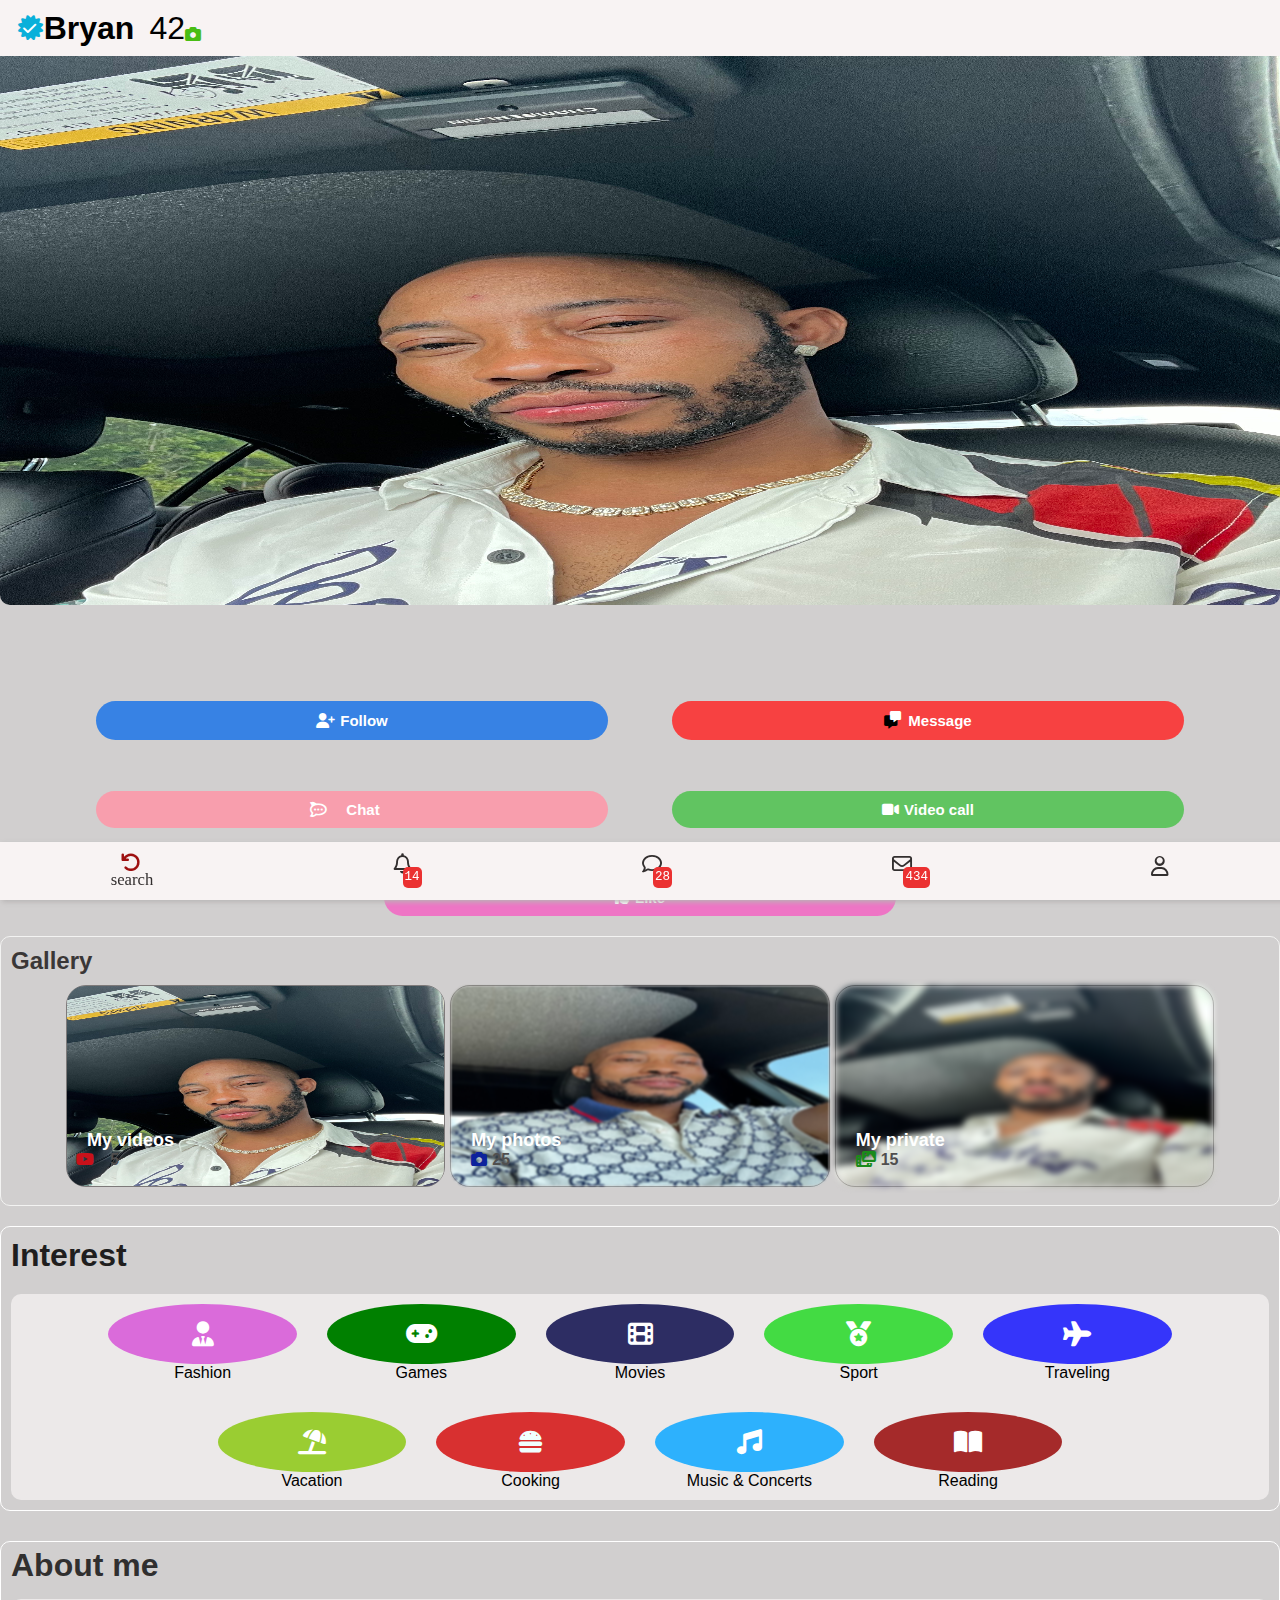
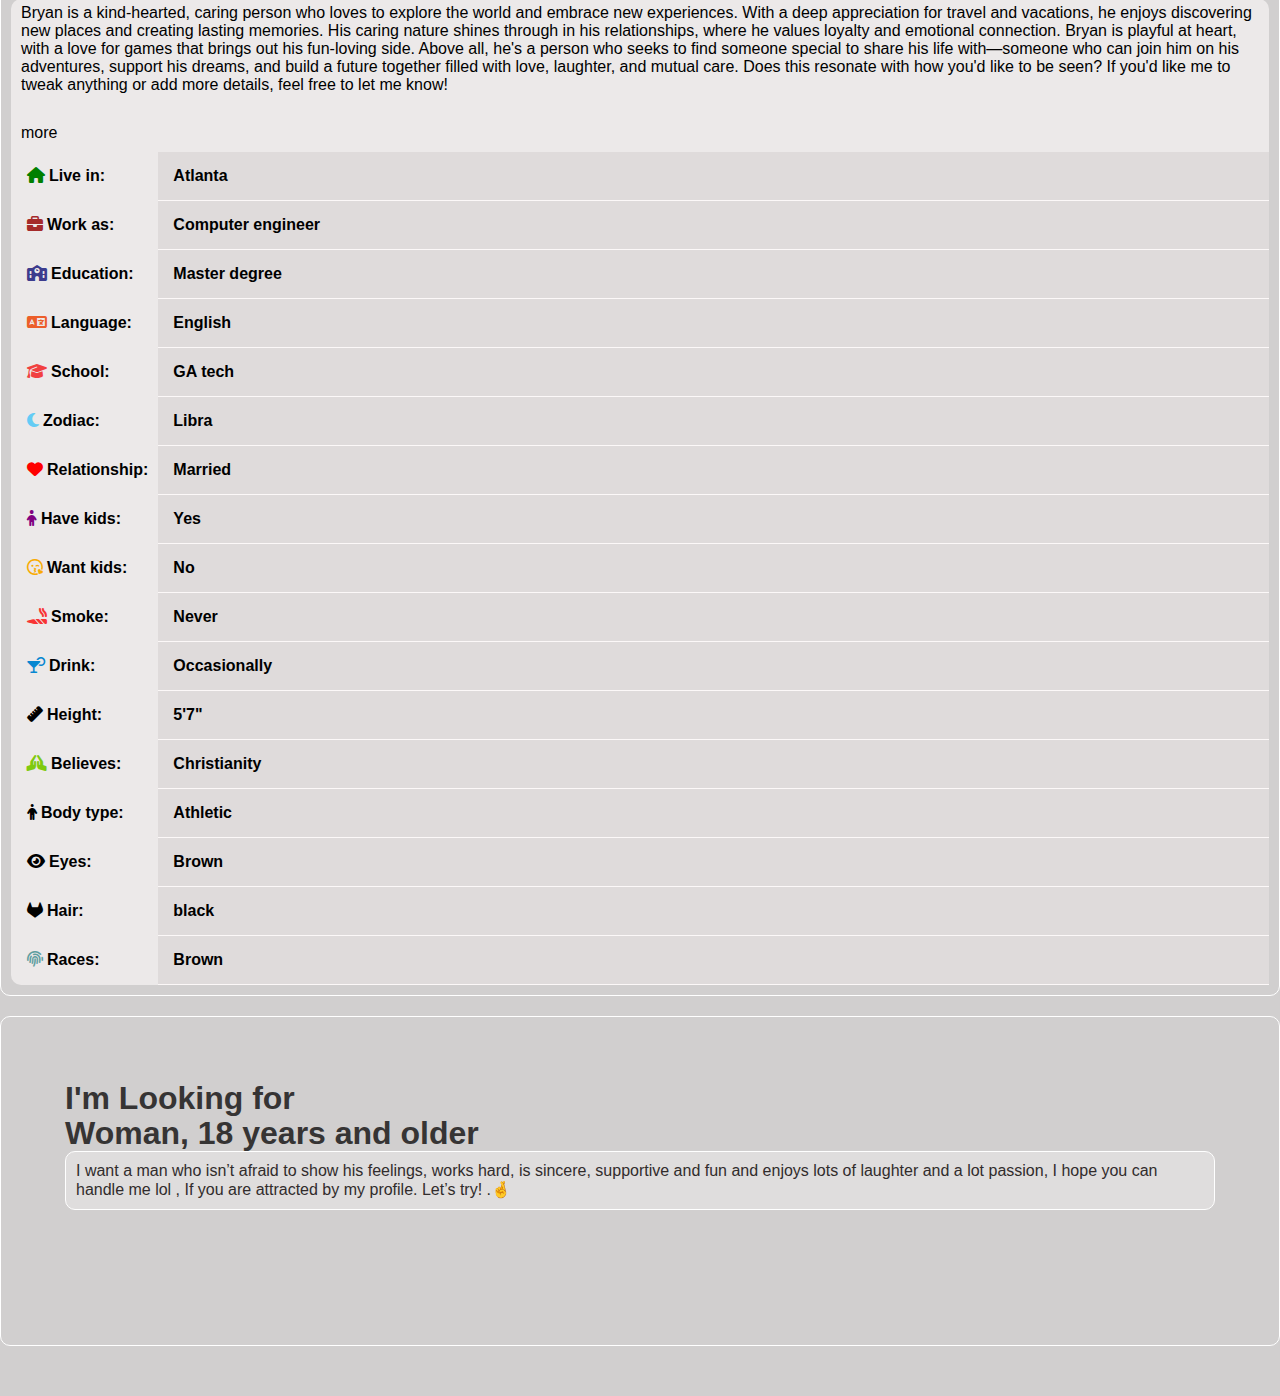
<file: userprofile.html>
<!DOCTYPE html>
<html lang="en">
<head>
    <meta charset="UTF-8">
    <meta name="viewport" content="width=device-width, initial-scale=1.0">
    <title>Document</title>
    <link rel="stylesheet" href="./userpofile.css">
    <link rel="stylesheet" href="https://cdnjs.cloudflare.com/ajax/libs/font-awesome/6.7.1/css/all.min.css">
</head>
<body>

    <main>
        <nav class="firstnavbar">
            <div class="navfirstdiv">
                <a href="./userlistpage.html"><i class="fa-solid fa-arrow-rotate-left"></i><sub id="backtosearch">search</sub></a>
                <a href="./index.html"><i class="fa-regular fa-bell"></i><span class="numbernotice"><sub id="notificationbell">14</sub></span></a>
                <a href=""><i class="fa-regular fa-comment"></i><span class="numbernotice"><sub id="chatmessage">28</sub></span></a>
                <a href=""><i class="fa-regular fa-envelope"></i><span class="numbernotice"><sub id="messagetag">434</sub></span></a>
                <a href="./personalprofile.html"><i class="fa-regular fa-user"></i></a>
            </div>
        </nav>
        <div class="mainpicturediv">
            <div class="ageinfodive">
                <div class="firstageinfochilddiv">
                    <div class="agepicturediv">
                        <h1>Bryan</h1>
                        <div class="agecameradive">
                            <h1 class="userage">42</h1>
                            <i class="fa-solid fa-camera"></i>
                        </div>
                      
                    </div>
                    <div class="verifytag">
                        <i class="fa-solid fa-certificate"></i>
                        <i class="fa-solid fa-check"></i>

                    </div>
                </div>
           
               
            </div>
            <div class="profileimageslidediv">
                <img src="./mypicbuddy.jpeg" alt="profile main picture">
            </div>
            <div class="buttonmessagediv">
                <button id="followbutton"><i class="fa-solid fa-user-plus"></i><span>Follow</span></button>
                <button id="messagebutton"><i class="fa-solid fa-message"></i><sup class="secondsup"><i class="fa-solid fa-message"></i></sup><span id="messagebuttonmessage">Message</span></button>
                <button id="chatbutton"><i class="fa-brands fa-rocketchat"></i><span>Chat</span></button>
                <button id="videocallebutton"><i class="fa-solid fa-video"></i><span>Video call</span></button>
                <button id="likebutton"><i class="fa-solid fa-thumbs-up"></i><span>Like</span></button>

            </div>

        </div>
        <hr id="separation">
        <div class="gallerysectiondiv">
           
            <div class="galleryheadingdiv"><h1>Gallery</h1></div>
            <section class="gallarydiv">
                <div class="videogallarydiv together">
                  <img src="./mypicbuddy.jpeg" alt="">
                  <div class="userinfogallerydiv">
                    <h1>My videos</h1>
                    <div class="galleryinfo">
                      <i class="fa-brands fa-youtube"></i>
                      <p>5</p>
                      
                    </div>
                </div>
                  
                </div>
                <div class="picturegallarydiv together">
                    <img src="./IMG_0490.jpeg" alt="">
                    <div class="userinfogallerydiv">
                        <h1>My photos</h1>
                        <div class="galleryinfo">
                            <i class="fa-solid fa-camera"></i>
                          <p>25</p>
                          
                        </div>
                    </div>
                </div>
                <div class="privategallary together">
                    <img src="./IMG_0515.jpeg" alt="">
                    <div class="userinfogallerydiv">
                        <h1>My private</h1>
                        <div class="galleryinfo">
                            <i class="fa-solid fa-photo-film"></i>
                          <p>15</p>
                          
                        </div>
                    </div>
                
                </div>
        </div>
  
        </section>
        <section class="interestdive">
            <h1>Interest</h1>
            <ul>
                <li>
                <div class="fashiondiv" id="fashion">
                    <i class="fa-solid fa-user-tie"></i>
                </div>
             <p>Fashion</p>
                </li>
                <li>
                    <div class="fashiondiv" id="games">
                        <i class="fa-solid fa-gamepad"></i>
                    </div>
                 <p>Games</p>
                </li>
                <li>
                    <div class="fashiondiv" id="movies">
                        <i class="fa-solid fa-film"></i>
                    </div>
                 <p>Movies</p>
                </li>
                <li>
                    <div class="fashiondiv" id="Sport">
                        <i class="fa-solid fa-medal"></i>
                    </div>
                 <p>Sport</p>
                </li>
                <li>
                    <div class="fashiondiv" id="traveling">
                        <i class="fa-solid fa-plane"></i>
                    </div>
                 <p>Traveling</p>
                </li>
                <li>
                    <div class="fashiondiv" id="vacation">
                       <i class="fa-solid fa-umbrella-beach"></i>
                    </div>
                 <p>Vacation</p>
                </li>
                <li>
                    <div class="fashiondiv" id="cooked">
                        <i class="fa-solid fa-burger"></i>
                    </div>
                 <p>Cooking</p>
                </li>
                <li>
                    <div class="fashiondiv" id="music">
                        <i class="fa-solid fa-music"></i>
                    </div>
                 <p>Music & Concerts</p>
                </li>
                <li>
                    <div class="fashiondiv" id="booked">
                        <i class="fa-solid fa-book-open"></i>
                    </div>
                 <p>Reading</p>
                </li>
                
                
                
            </ul>
        </section>
   
        <section class="aboutmedetialsection">
            <h1>About me</h1>
            <div class="aboutmedetailsdiv">
                <div class="aboutmedetialswords">
                    <p>Bryan is a kind-hearted, caring person who loves to explore the world and embrace new experiences. With a deep appreciation for travel and vacations, he enjoys discovering new places and creating lasting memories. His caring nature shines through in his relationships, where he values loyalty and emotional connection. Bryan is playful at heart, with a love for games that brings out his fun-loving side. Above all, he's a person who seeks to find someone special to share his life with—someone who can join him on his adventures, support his dreams, and build a future together filled with love, laughter, and mutual care.

                        Does this resonate with how you'd like to be seen? If you'd like me to tweak anything or add more details, feel free to let me know!</p>

                </div>
                <label for="collapse">more</label>
                <input type="checkbox" id="collapse">
                <div class="tablesectiondive">
                    <table>
                        <tbody>
                            <tr>
                                <th class="firsttablecell"><i class="fa-solid fa-house"></i><span>Live in:</span></th>
                                <td class="secondtablecell">Atlanta</td>
                            </tr>
                            <tr>
                                <th class="firsttablecell"><i class="fa-solid fa-briefcase"></i><span>Work as:</span></th>
                                <td class="secondtablecell">Computer engineer</td>
                            </tr>
                            <tr>
                                <th class="firsttablecell"><i class="fa-solid fa-school"></i><span>Education:</span></th>
                                <td class="secondtablecell">Master degree</td>
                            </tr>
                            <tr>
                                <th class="firsttablecell"><i class="fa-solid fa-language"></i>Language:</th>
                                <td class="secondtablecell">English</td>
                            </tr>
                            <tr>
                                <th class="firsttablecell"><i class="fa-solid fa-graduation-cap"></i>School:</th>
                                <td class="secondtablecell">GA tech</td>
                            </tr>
                            <tr>
                                <th class="firsttablecell"><i class="fa-solid fa-moon"></i>Zodiac:</th>
                                <td class="secondtablecell">Libra</td>
                            </tr>
                            <tr>
                                <th class="firsttablecell"><i class="fa-solid fa-heart"></i>Relationship:</th>
                                <td class="secondtablecell">Married</td>
                            </tr>
                            <tr>
                                <th class="firsttablecell"><i class="fa-solid fa-child"></i>Have kids:</th>
                                <td class="secondtablecell">Yes</td>
                            </tr>
                            <tr>
                                <th class="firsttablecell"><i class="fa-regular fa-face-kiss-wink-heart"></i>Want kids:</th>
                                <td class="secondtablecell">No</td>
                            </tr>
                            <tr>
                                <th class="firsttablecell"><i class="fa-solid fa-joint"></i>Smoke:</th>
                                <td class="secondtablecell">Never</td>
                            </tr>
                            <tr>
                                <th class="firsttablecell"><i class="fa-solid fa-martini-glass-citrus"></i>Drink:</th>
                                <td class="secondtablecell">Occasionally</td>
                            </tr>
                            <tr>
                                <th class="firsttablecell"><i class="fa-solid fa-ruler"></i>Height:</th>
                                <td class="secondtablecell">5'7"</td>
                            </tr>
                            <tr>
                                <th class="firsttablecell"><i class="fa-solid fa-hands-praying"></i>Believes:</th>
                                <td class="secondtablecell">Christianity</td>
                            </tr>
                            <tr>
                                <th class="firsttablecell"><i class="fa-solid fa-person"></i>Body type:</th>
                                <td class="secondtablecell">Athletic</td>
                            </tr>
                            <tr>
                                <th class="firsttablecell"><i class="fa-solid fa-eye"></i>Eyes:</th>
                                <td class="secondtablecell">Brown</td>
                            </tr>
                            <tr>
                                <th class="firsttablecell"><i class="fa-brands fa-gitlab"></i>Hair:</th>
                                <td class="secondtablecell">black</td>
                            </tr>
                            <tr>
                                <th class="firsttablecell"><i class="fa-solid fa-fingerprint"></i>Races:</th>
                                <td class="secondtablecell">Brown</td>
                            </tr>
                        </tbody>
                        
                    </table>
                </div>

            </div>
            
        </section>
        <section class="aboutwhatiwant">
            <h1>I'm Looking for <br>Woman, 18 years and older</h1>
            
            <div class="aboutwhatiwantdiv">
                <p>I want a man who isn’t afraid to show his feelings, works hard, is sincere, supportive and fun and enjoys lots of laughter and a lot passion, I hope you can handle me lol , If you are attracted by my profile. Let’s try! .🤞</p>
            </div>

        </section>
       
       
    </main>
    
</body>
</html>
</file>
<file: style.css>
*{
    margin: 0;
    padding: 0;
    list-style: none;
    text-decoration: none;
    font-family: 'Segoe UI', Tahoma, Geneva, Verdana, sans-serif;
    color: white;
  
    --main-color: rgb(240, 87, 16);
    --yellow-design:rgb(250, 187, 12);
}


main{
    width: 100%;
   
}
/* first header with the logo and login*/
#firstheader{
    background-color: rgb(70, 83, 79);
    border: 0px solid red;
    height:600px;
    padding: 1px;
}
.firstnav {
 
  width: 100%;
  border: 0px solid black;
  display: flex;
  justify-content: space-between;
align-items: center; 

}

.firstnav input{
display: none;
}
.firstnav Label:before{
    content: "Log in";
    font-size: 20px;
    font-weight: bold;
   position: relative;
   right: 5px;
   color:var(--main-color);
   display: none;

}

label{
    display: flex;
 
}


.firstnav h1{font-style: italic;
    color:white;
}

.firstnav .fa-bars{
    font-size: 30px;
    padding-right: 10px;
   color:var(--main-color)
}

img{
    width: 40px;

}

.firstnav a{
    background: transparent;
    display: flex;
    border: 0px solid black;
    width: 80%;
    padding: 5px;
    align-items: center;
  
}
.firstnav a h1{
    font-size: 20px;
    color: rgb(240, 87, 16);
    margin-left: -6px;
}



/* main page picture slide show */

#firstheader{
    background-image: url("./pexels-leeloothefirst-4541585.jpg");
    background-size:cover;
    background-repeat: no-repeat;
    position: relative;
    bottom:50px;
    height: 650px;
    z-index:-1;
}
#secondheader{
    background-image: url("./pexels-lamont-thompson-1714376-3271024.jpg");
    background-size:cover;
    background-repeat: no-repeat;
    position: relative;
    bottom:50px;
    height: 650px;
    z-index:-1;
}
#thirdheader{
    background-image: url("./pexels-hannah-stevens-1271742-3724031.jpg");
    background-size:cover;
    background-repeat: no-repeat;
    position: relative;
    bottom:50px;
    height: 650px;
    z-index:-1;
}
#fouthheader{
    background-image: url("./pexels-pixabay-414032.jpg");
    background-size:cover;
    background-repeat: no-repeat;
    position: relative;
    bottom:50px;
    height: 650px;
    z-index:-1;
}
#fiveheader{
    background-image: url("./pexels-alexander-mass-748453803-24740588.jpg");
    background-size:cover;
    background-repeat: no-repeat;
    position: relative;
    bottom:50px;
    height: 650px;
    z-index:-1;
}

.pagemaintro{
    text-align: center;
margin:auto;
position: relative;
bottom: 300px;
    border: 0px solid black;
    width: 95%;
    font-style: italic;
    font-size: 20px;
    padding: 5px;
}
.titlemessagediv{
    
    margin-bottom: 30px;
    padding-top: 40px;
}
.pagemaintro .titlemessage{
    font-size: 35px;
    text-align:center;
    line-height: 40px;
    color: rgb(243, 240, 240);
}
.pagemaintro .fa-certificate{
    color: rgb(47, 115, 241);
}

.pagemaintro .fa-check{
    font-size: 12px;
    position: relative;
    right: 15px;
    bottom: 3px;
}
#messagesafe{
    font-size: 15px;
    color:white;
}
/* secured and safe information */
.securesite{
    border: 0px solid black;
    padding: 15px;
    margin-top: -265px;
    display: flex;
    gap: 38%;
    background-color: white;
}

.securesite img{
    width: 30%;
}

.bottondiv{
  padding-top: 20px;
  padding-bottom: 30px;
    text-align: center;
    position: relative;
    border: 0px solid red;
    display: flex;
    gap: 20px;
    flex-direction: column;
    width: 100%;
    margin:0 auto;
    background-image: url("./pexels-cottonbro-4009036.jpg");
    background-size: contain;
    background-repeat: no-repeat; 
    background-color: rgb(46, 45, 44);
}

.bottondiv p {
   font-size: 13px;
   margin-top: 29px;
   padding: 0px 10px;

}
.bottondiv  u{
    text-decoration: underline; 
    text-decoration-color: rgb(249, 249, 250);
}

.bottondiv  u:hover{
    text-decoration: underline;
    text-decoration-color: rgb(223, 85, 5);
 
}


.bottondiv button{
    padding: 8px;
    border-radius: 50px;
    
}
.bottondiv .buttonemail{
    background-color:var(--yellow-design);
    color: rgb(248, 243, 243);
    border: none;
   width: 80%;
    font-size: 18px;
    margin: auto;
    
}

#ordiv{
    color: white;
    font-size: 20px;
}

.bottondiv img{
    width: 20px;
   position: relative;
   right:8px;
}

.bottondiv .together{
    display: flex;
    justify-content: center;
    align-items: center;
    font-size: 15px;
 background: transparent;
 border-color: rgb(253, 252, 251);
 border-width: 3px;
 color: rgb(250, 242, 242);
 width: 80%;
 margin: auto;
}

/* detials div words*/
.firstdetailsection{
    padding-bottom: 10px;
    background-color: rgb(250, 187, 12);
}
.detailsdiv{ 
    border: 0px solid black;
    background-color: rgb(250, 187, 12);
    text-align: center;
    padding: 2px;
    padding-bottom: 10px;
   
}

.detailsdiv h1{
    font-size: 25px;
    text-align: center;
}

.picturedive{
    border: 4px solid black;
    height: 220px;
    border-radius: 20px;
    width: 80%;
    margin: 10px auto;
}
.picturedive img{
    width: 100%;
    height: 100%;
    border-radius: 15px;
}

.joinnowfirstbutton button{
    width: 40%;
    padding: 10px;
    border-radius: 15px;
    border: none;
    font-size: 20px;
    color: rgb(250, 187, 12);
    background-color: rgb(247, 237, 226);
}
/* second section div */
.seconddetailsection{
    border: 0px solid black;
  padding: 0 10px 40px;
}

.seconddetailsection .secondimagediv{
    border: 0px solid blue;
    width: 90%;
    margin: 25px auto;
    height: 450px;
    border-radius: 20px;
    box-shadow: 5px 5px 5px grey, -5px -5px 5px rgb(253, 218, 172)
    
}
.seconddetailsection .secondimagediv img{
    width: 100%;
    height: 100%;
    border-radius: 18px;
}

.seconddetailsection  h1{
 font-family: Georgia, 'Times New Roman', Times, serif;
    font-size: 35px;
    text-align: center;
    line-height: 35px;
    letter-spacing: 2px;
    word-spacing: -5px;
    color: rgb(87, 84, 83);
    font-style: italic;
    margin-bottom: 10px;
}
.seconddetailsection p{
    color: rgb(85, 81, 81);
    text-align: center;
    font-family: Georgia, 'Times New Roman', Times, serif;
}

.secondsectionbutton button{
    display: flex;
    justify-content: center;
    align-items: center;
    border-color: rgb(250, 187, 12);
    width: 30%;
    font-size: 20px;
    color: rgb(248, 248, 246);
    background-color: var(--yellow-design);
    border-radius: 15px;
    margin-left: 5%;
    margin-top: 3%;
    border-width: 1px;
    padding: 7px;
    border: none;
}

#splashword{
    color: rgb(230, 158, 3);
   font-style: italic;
}

mark{
    background-color: rgb(250, 187, 12) ;
    padding: 2px;
    border-radius:10px;
}

/* sectiondetialsthree div three section */

.sectiondetialsthree{
    display: none;
    justify-content: center;
    align-items: center;
    border: 1px solid black;
    height: 400px;
    background-color: rgb(250, 187, 12);
    overflow: auto;
    white-space: nowrap;
   
    
 
}
.sectiondetialsthree .successstorydiv{
    display: flex;
    gap: 20px;
    flex-direction: row;
    background-color: rgb(247, 241, 241);
    border: 1px solid white;
    height: 360px ;
  
   padding: 5px;
   margin-left: 300px;  
   
    
    
}

.sectiondetialsthree .successstorydiv li{
    color: black;
    border: 1px solid black;
  width: 200px;
    background-color: aqua;
   
   
    
  
}
</file>
<file: userlistpage.css>
*{
    margin: 0;
    padding: 0;
    text-decoration: none;
    list-style: none;
    scrollbar-width: none;
    
}

/* first nav bar */
.firstnavbar{
padding:10px;
border-bottom: 0px solid black;
box-shadow: 2px 2px 5px rgb(184, 181, 181);
background-color: rgb(248, 243, 243);

}
.firstnavbar .navfirstdiv{
    display: flex;
  justify-content: space-between;
    border: 0px solid black;
    padding: 5px;
    font-size: 20px;

    
}

.navfirstdiv .numbernotice{

position: relative;
right: 10px;
    border: 0px solid black;
    background-color: rgb(235, 49, 49);
    color: white;
    border-radius: 5px;
    font-size: 15px;
    top: 10px;
    padding: 2px;
user-select: none;
font-family:monospace;

}
.navfirstdiv a {
    color: rgb(51, 47, 47);

}

sub{
    position: relative;
    bottom: 5px;

}

/* first user header */
.firstuserheader{
    border: 0px solid black;
 

}

.userimage{
    border: 3px solid  rgb(30, 147, 194);
    width: 80px;
    height: 80px;
    border-radius: 50%;
    
}

.userimage img{
    width: 100%;
    height: 100%;
    border-radius: 50%;
}
.listuserface{
    display: flex;
    flex-direction: column;
    align-items: center;
    border: 0px solid black;
    width: 400px;
}

.liveinfo{
    background-color: rgb(30, 147, 194);
    padding: 1px 4px;
    border-radius: 10px;
    color:rgb(250, 235, 235);
    position: relative;
    top: 10px;
}

.firstuserheader .onunderlist{
  display: flex;
  gap: 10px;
 flex-direction: row;
 overflow: auto;
 white-space: nowrap;
 border: 0px solid black;
 padding: 10px;

}

/* user profile search bar */
.profilesandlive{
    margin-top: 15px;
display: flex;
justify-content: space-between;
}


/* profile and live */
.profilesandlive label{
    width: 48%;
    padding:0px 0px 0px 20px;
    border-radius: 10px 10px 0px 0px ;
    border-bottom: 0px solid rgb(201, 199, 199);
    background-color: transparent;
    font-size:20px ;
    color: rgb(95, 94, 94);

}
.profilesandlive label:hover{
    border-bottom: 1px solid rgb(245, 42, 76);
    margin-bottom: 10px;
    color: rgb(212, 46, 5);
}

hr{
    width: 100%;
    margin: auto;
    color: rgb(119, 118, 118);
    
}
.profilesandlive .moresearchimage{
    border: 0px solid black;
    height: 30px;
    width: 10%;
   padding: 0px 13px;

}
.profilesandlive img{
    width: 100%;
    height:100%;
    
   
}

input{
    display: none;
}

.profilesandlive:checked +label{
    content: "LiveBroadcast";
}
/* main userdiv */
.mainuserdiv ol{
    display: flex;
    flex-wrap: wrap;
    justify-content: space-between;
}
.mainuserdiv li{
    border: 1px solid rgb(202, 198, 198);
    width: 48%;
    margin-top: 10px;
    border-radius: 10px;


}


.userimageprofiledisplay {
    border: 0px solid black;
    position: relative;
    bottom: 44px;
    height: 250px;
    border-radius: 10px 10px 0px 0px ;
    z-index: -1;

}
.userimageprofiledisplay .thisimage{
    width: 100%;
    height: 100%;
   border-radius: 10px 10px 0px 0px ; 
}
/* user verification on profile */
/*
.firstverifiedprofile{
    padding: 8px;
    display: flex;
align-items: center;
    gap: 5px;

}*/
.firstverifiedprofile {
    display: flex;
    align-items: center;
   padding-right: 10%;
   padding-top: 10px;
   padding-left: 5%;

}
.firstverifiedprofile .addinguserdiv{
    font-weight: bolder;
font-size: 30px;
color: rgb(240, 13, 202);
border: 0px solid black;
}

.verifydivflex{
    display: flex;
align-items: center;
    gap: 5px;

}
.logoimagediv{
 
    border: 0px solid black;
    width: 10%;
    height: 20px;
    padding: 3px 8px;
    border-radius: 50%;
    background-color: white;
}
.mainverifysign .fa-solid{
 font-size: 20px;
 color: rgb(8, 101, 223);
}
.mainverifysign .fa-check{
    position: relative;
    right: 15px;
    bottom: 2px;
    font-size: 12px;
    color: white;
}
.logoimagediv img{
    width: 100%;
   position: relative;

}
.like-icon{
    display: flex;
    align-items: center;
    gap: 10%;
    justify-content: center;
    border: 0px solid black;
    position: relative;
   bottom: 60px;
}
/* complete user detials */
.compeleuserinfo{
    border: 0px solid black;
    margin-top: -75px;

}
.lovelikedive{
    display: flex;
    justify-content: center;
    align-items: center;
    border: 0px solid rgb(218, 8, 8);
    height: 27px;
    width: 15%;
    border-radius: 50%;
    font-size: 15px;
    background-color: white;
    color: rgb(245, 193, 52);
    box-shadow: 2px 2px 5px gray;
    padding: 5px 3px;
}
.lovelikedivetwo{
    display: flex;
    justify-content: center;
    align-items: center;
    border: 0px solid rgb(218, 8, 8);
    height: 36px;
    width: 20%;
    border-radius: 50%;
    font-size: 22px;
    background-color: white;
 color: rgb(14, 196, 228);
    box-shadow: 2px 2px 5px gray;
    padding: 5px 3px;
}
.lovelikedivethree{
    display: flex;
    justify-content: center;
    align-items: center;
    border: 0px solid rgb(218, 8, 8);
    height: 36px;
    width: 20%;
    border-radius: 50%;
    font-size: 22px;
    background-color: white;
    color: rgb(230, 19, 159);
    box-shadow: 2px 2px 5px gray;
    padding: 5px 3px;
}


/* user information */
.userinformation{
    font-family: Arial, Helvetica, sans-serif;
    padding: 5px;
    font-size: 12px;
    
}
.userageandliveindicator{
    display: flex;
align-items: center;
justify-content: space-between;
    margin: 13px 10px 5px -2px;
}
.userinformation h1{
color: rgb(54, 52, 52);
    font-weight:700;
    font-size: 20px;
}
#liveindicator{
    border: 1px solid rgb(156, 153, 153);
    height: 5px;
    width: 5px;
    border-radius: 50%;
    background-color: rgb(12, 212, 12);
    padding: 5px;
}
#userinfoage {
    font-size: 25px;
    font-weight: lighter;
}
.userinformation p{
    display: flex;
    gap: 3px;
    line-height: 15px;
}
.userinformation .fa-house{
    color: green;
}
.userinformation .fa-location-dot{
    color: blue;
}


/* about me detials */

.detialsaboutme{
    border: 0px solid black;
    height: 70px;
    overflow: hidden;
    padding: 2px 2px;
}

.detialsaboutme .aboutmetitle{
    font-family: Arial, Helvetica, sans-serif;
    font-weight: 100;
    text-align: center;
    border: 0px solid black;
    width: 50%;
    border-radius: 5px 5px 0px 0px;
    padding: 3px;
background-image: linear-gradient(rgb(230, 19, 159),rgb(252, 133, 202));
 
    color: white;

}

.detialsaboutme p{
    
}





body{
    background-color: rgb(221, 221, 218);
}
</file>
<file: userpofile.css>
*{
    margin: 0;
    padding: 0;
    text-decoration: none;
    list-style: none;
    scrollbar-width: none;
    
}

body{
    background-color: rgb(209, 207, 207);
}

main{
    border: 0px solid black;

}

/* first nav bar */
.firstnavbar{
    z-index: 1;
    position: fixed;
    bottom: 0;
    width: 100%;
    padding: 0px 5px  10px 5px;
border-bottom: 0px solid black;
box-shadow: 2px 2px 5px rgb(184, 181, 181);
background-color: rgb(248, 243, 243);
}
.firstnavbar .navfirstdiv{
    display: flex;
  justify-content:space-around;
  align-items: center;
    border: 0px solid black;
    padding: 10px;
    font-size: 20px;

    
}
.fa-arrow-rotate-left{
    color: rgb(158, 16, 16);
}

.navfirstdiv .numbernotice{

position: relative;
right: 10px;
    border: 0px solid black;
    background-color: rgb(235, 49, 49);
    color: white;
    border-radius: 5px;
    font-size: 15px;
    top: 10px;
    padding: 2px;
user-select: none;
font-family:monospace;

}
.navfirstdiv a {
    color: rgb(51, 47, 47);


}

#backtosearch{
    position: relative;
    top: 10px;
    right: 30px;


}

sub{
    position: relative;
    bottom: 5px;

}
/* main profile slide picture */
.firstageinfochilddiv{
display: flex;
flex-direction: row-reverse;
align-items: center;
}
.mainpicturediv{
    position: relative;
   
    border: 0px solid red;

    font-family:Verdana, Geneva, Tahoma, sans-serif;
   
}

.agepicturediv {
   position: relative;
    display: flex;
    gap: 15px;
    align-items:center;
    border: 0px solid black;
    position: relative;
    right: 8%;
}
.ageinfodive{
    position: fixed;
    z-index: 1;
    width: 100%;
    display: flex;
    background-color: rgb(248, 243, 243);
    padding: 8px;
    border: 0px solid black;
    height: 40px;

 
  
}
.agecameradive{
    display: flex;
    align-items: center;
}

.ageinfodive .userage{
    font-weight: 300;
}
.ageinfodive .fa-camera{
    position: relative;
    top: 6px;
    color: rgb(73, 189, 20);
}
.verifytag{
    border: 0px solid black;
    position: relative;
    padding-left: 10px;
   
 
}

.verifytag .fa-certificate{
    font-size: 25px;
    color: rgb(9, 176, 218);
}
.verifytag .fa-check{
    position: relative;
    right: 24px;
    bottom: 3px;
    font-size: 15px;
    color:white;
}
.profileimageslidediv{
    border: 0px solid black;
    position: relative;
    top: 55px;
    height: 550px;
    
    z-index: -1;
 
}
.profileimageslidediv img{
    width: 100%;
    height: 100%;
    border-radius: 0px 0px 10px 10px;
}

/* message button chat and video call button */
.buttonmessagediv{
    padding-top: 100px;
    display: flex;
    gap: 5%;
    flex-wrap: wrap;
    justify-content: center;
}

.buttonmessagediv button{
    width: 40%;
    margin-top: 4%;
    padding: 10px;
    border-radius: 20px;
    border-width: 1px;
    border: none;
    
}
#followbutton{
    color: white;
    background-color: rgb(55, 130, 228);
    display: flex;
    align-items: center;
    gap: 5px;
    justify-content: center;
    color: white;
    font-size: 15px;
    font-weight: bolder;
    
}

.secondsup .fa-message{
    position: relative;
    right: 7px;
    color: white;
 
}
#messagebutton{
    background-color: rgb(247, 65, 65);
    
}

#messagebutton #messagebuttonmessage{
    font-size: 15px;
    font-weight: bolder;
    color: white;
}

#chatbutton{
    background-color: rgb(248, 158, 173);
    display: flex;
    align-items: center;
    gap: 5px;
    justify-content: center;
    color: white;
    font-size: 15px;
    font-weight: bolder;
}

#videocallebutton{
    background-color: rgb(97, 196, 97);
    display: flex;
    align-items: center;
    gap: 5px;
    justify-content: center;
    color: white;
    font-size: 15px;
    font-weight: bolder;
}

#likebutton{
    background-color: rgb(238, 117, 197);
    display: flex;
    align-items: center;
    gap: 5px;
    justify-content: center;
    color: white;
    font-size: 15px;
    font-weight: bolder;
}

/* user gallery div */
.gallerysectiondiv{
border: 1px solid rgb(243, 243, 242);
margin-top: 20px;
margin-bottom: 20px;
border-radius: 10px;
}
.galleryheadingdiv{
  
    padding: 10px;
    font-family: Arial, Helvetica, sans-serif;
    color: rgb(58, 55, 55);
    font-size: 12px;
}
.gallarydiv{
    display: flex;
gap: 5px;
    justify-content: center;
    border: 0px solid black;
  height: 200px;

margin-bottom: 20px;
padding:0px 10px;
}

#separation{
    display: none;
    width: 95%;
    margin:40px auto;
}

.together{
    border-radius: 20px;
    border: 1px solid rgb(126, 122, 122);
    height: 100%;
    width: 30%;
    position: relative;
    
}
.together img{
    width: 100%;
    height: 100%;
    border-radius: 18px;
}
.together h1{
    font-size: 18px;
}
.videogallarydiv img{
    filter: blur(0.7px);
}

.privategallary img{
    filter: blur(3px);
}
.picturegallarydiv img{
    filter: blur(1px);
}

.galleryinfo{
    display: flex;
    gap: 5px;
}

.galleryinfo p{
    font-weight: bold;
    color: rgb(80, 79, 79);
}

.galleryinfo .fa-photo-film{
    color: rgb(26, 138, 26);
}
.galleryinfo .fa-camera{
    color: rgb(13, 34, 156);
}
.galleryinfo .fa-youtube{
    color: rgb(201, 17, 26);
}


.userinfogallerydiv{
    font-family: Arial, Helvetica, sans-serif;
    color: white;
    position: relative;
    left: 20px;
    bottom: 30%;
}

/* interest userinterest */

.interestdive{
    border: 1px solid white;
    margin-bottom: 30px;
    border-radius: 10px;
 
}
.interestdive h1{
    padding: 10px;
    font-family: Arial, Helvetica, sans-serif;
    color: rgb(32, 30, 30);
}

.interestdive li{
    text-align: center;
    border: 0px solid black;
    width: 15%;
    font-family: Arial, Helvetica, sans-serif;
 
}
.fashiondiv{
    border: 0px solid black;
    height: 60px;
    width: 100%;
    border-radius: 50%;
}
.fashiondiv{
    display: flex;

   justify-content: center;
   align-items: center;

}
.fashiondiv i{
    font-size: 25px;
}

.interestdive ul{
   border: 0px solid black;
   margin: 10px;
 padding-top: 10px;
 padding-bottom: 10px;
 border-radius: 10px;
    display: flex;
    gap: 30px;
    flex-wrap: wrap;
    justify-content: center;
    background-color: rgb(236, 233, 233);
}

#fashion{
    background-color: rgb(218, 107, 218);
    color: white;
}

#games{
    background-color: green;
    color: white;
}

#movies{
    background-color: rgb(45, 45, 99);
    color: white;
}
#Sport{
    background-color: rgb(67, 219, 67);
    color: white;
}
#traveling{
   background-color: rgb(53, 53, 250); 
   color: white;
}

#vacation{
    background-color: yellowgreen;
    color: white;
}
#cooked{
    background-color: rgb(216, 48, 48);
    color: azure;
}
#music{
    color: white;
    background-color: rgb(45, 177, 253);
}
#booked{
    background-color: brown;
    color: white;
}
/* details section about me */

.aboutmedetialsection{
    border: 1px solid white;
    border-radius: 10px;
    margin-top: 20px;
  margin-bottom: 20px;
    font-family: Arial, Helvetica, sans-serif;
}
.aboutmedetialsection h1{
    padding:5px 10px;
    color: rgb(48, 47, 47);
}

.aboutmedetailsdiv{
    border: 0px solid white;
    margin: 10px;
    background-color: rgb(236, 233, 233);
    border-radius: 10px;
}
.aboutmedetialswords{
    border: 0px solid black;
    height: 100px;
    margin: 5px;
    padding: 5px;
    overflow: hidden;
}

label{
    display: block;
    padding:10px 10px;
}

input{
    display: none;
}
/* profile user detials table */

table{
    border: 0px solid black;
    width: 100%;
    padding: 10px;
    border-collapse: collapse;
   


}


td{
    border-bottom: 1px solid rgb(252, 248, 248);
    width: 90%;
    padding: 15px;
    background-color: rgb(223, 219, 219); 
    font-weight: 100;
    border-collapse: collapse;
   
}

td{
    width: 90%;
}

.secondtablecell{
    font-weight: bolder;
}

th{
    display: flex;
    position: relative;
    left: 5px;
    padding: 15px;
}

.tablesectiondive .fa-solid,.fa-brands ,.fa-regular{
    position: relative;
    right: 3%;
 
}

table{
    border: 0px solid rgb(255, 254, 254);
    border-radius: 10px;
}
.fa-house{
    color: green;
}

.fa-briefcase{
    color: brown;
}

.fa-school{
    color: rgb(60, 60, 141);
}

.fa-language{
    color: rgb(236, 94, 42);
}
.fa-graduation-cap{
    color: rgb(241, 64, 64);
}
.fa-moon{
    color: rgb(100, 204, 245);
}
.fa-heart{
    color: red;
}
.fa-child{
    color: purple;
}
.fa-face-kiss-wink-heart{
    color: rgb(248, 171, 4);
}
.fa-joint{
    color: rgb(248, 52, 52);
}
.fa-martini-glass-citrus{
    color: rgb(7, 135, 209);
}
.fa-hands-praying{
    color: rgb(127, 202, 15);

}
.fa-fingerprint{
    color: cadetblue;
}

/* about what you want */
.aboutwhatiwant{
    padding: 5%;
font-family: Arial, Helvetica, sans-serif;
    border: 1px solid white;
    height: 200px;
    border-radius: 10px;
    margin-bottom: 50px;
}

.aboutwhatiwant h1{
    line-height: 35px;
    color: rgb(54, 52, 52);
}

.aboutwhatiwantdiv{
    border: 1px solid white;
    border-radius: 10px;
    padding: 10px;
    background-color: rgb(223, 221, 221); 
    color: rgb(49, 44, 44);
}
</file>
